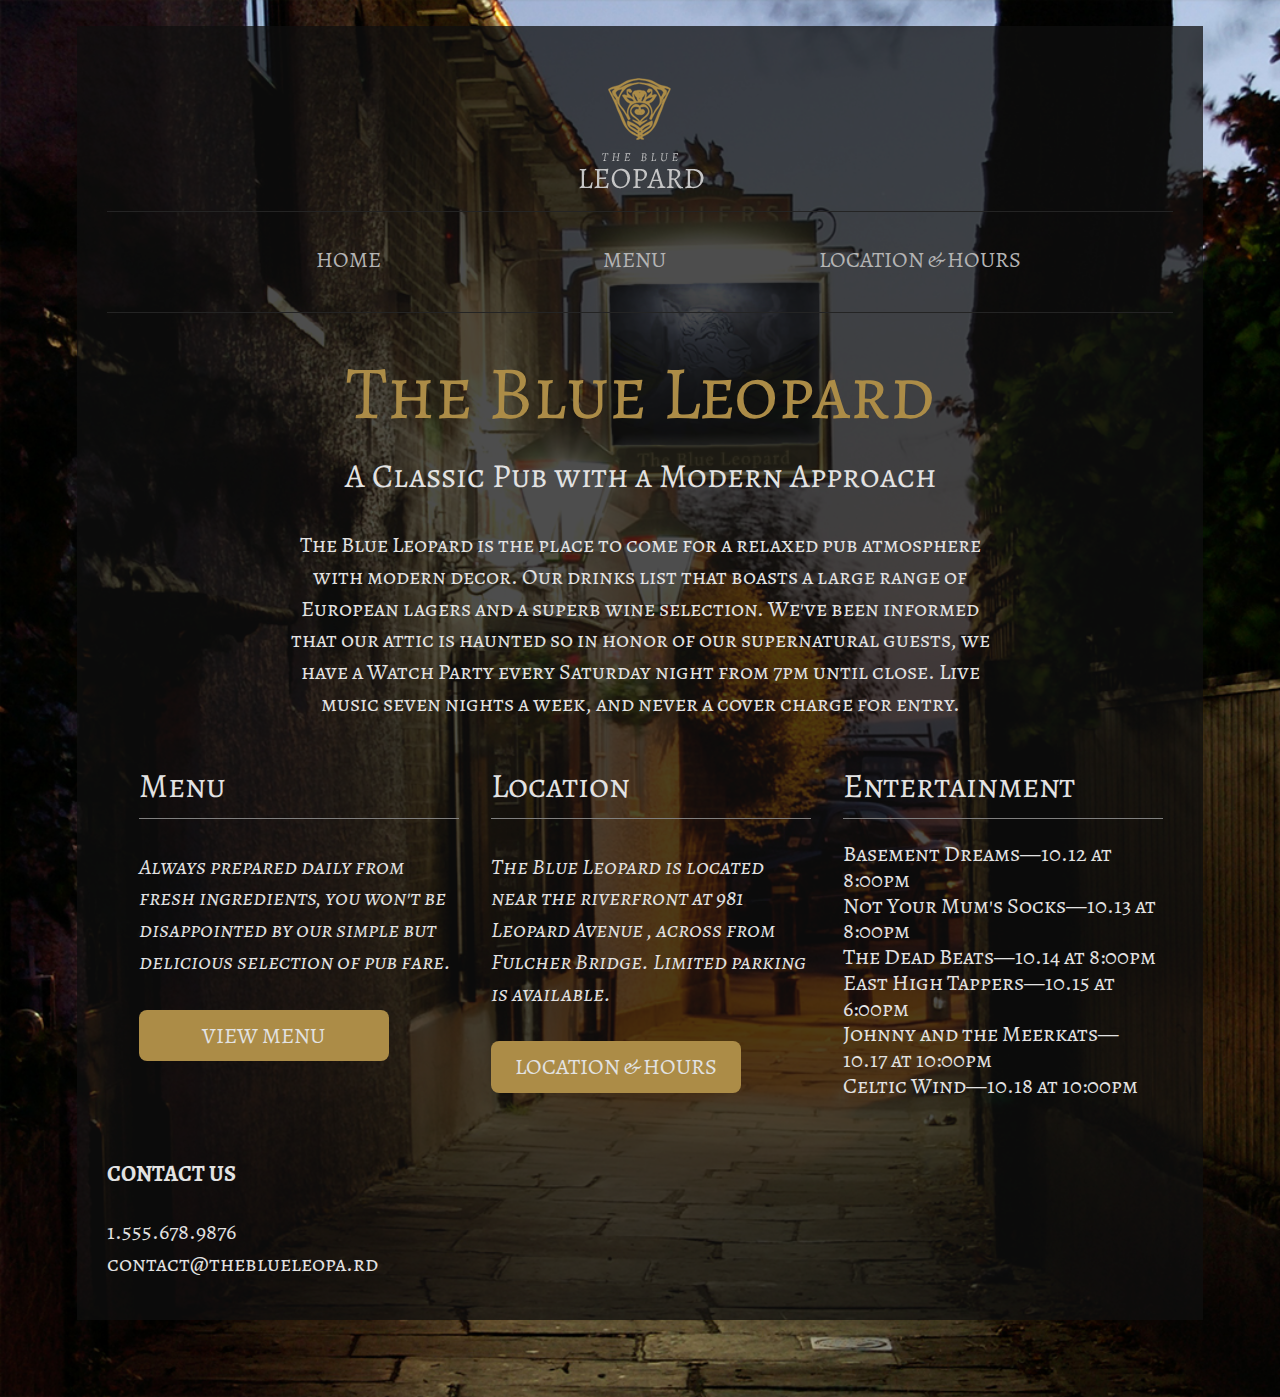
<file: 07_begin/index.html>
<!DOCTYPE html>
<html lang="en">
  <head>
    <meta charset="UTF-8" />
    <title>The Blue Leopard Pub: Home</title>
    <link
      href="https://fonts.googleapis.com/css?family=Alegreya+SC&display=swap"
      rel="stylesheet"
    />
    <link href="styles/normalize.css" rel="stylesheet" />
    <link href="styles/main.css" rel="stylesheet" />
  </head>
  <body>
    <div class="container">
      <header>
        <a href="index.html" class="logo">
          <img src="images/logo.png" title="Blue Leopard Logo" />
        </a>
        <nav class="main-navigation">
          <ul>
            <li><a href="index.html">Home</a></li>
            <li><a href="menu.html">Menu</a></li>
            <li><a href="location.html">Location &amp; Hours</a></li>
          </ul>
        </nav>
      </header>

      <div class="landing">
        <h1>The Blue Leopard</h1>
        <h2>A Classic Pub with a Modern Approach</h2>
        <p>
          The Blue Leopard is the place to come for a relaxed pub atmosphere
          with modern decor. Our drinks list that boasts a large range of
          European lagers and a superb wine selection. We've been informed that
          our attic is haunted so in honor of our supernatural guests, we have a
          Watch Party every Saturday night from 7pm until close. Live music
          seven nights a week, and never a cover charge for entry.
        </p>
      </div>

      <div class="featured-info">
        <h3>Menu</h3>
        <p>
          Always prepared daily from fresh ingredients, you won't be
          disappointed by our simple but delicious selection of pub fare.
        </p>

        <p class="button"><a href="menu.html">View Menu</a></p>
      </div>

      <div class="featured-info">
        <h3>Location</h3>
        <p>
          The Blue Leopard is located near the riverfront at 981 Leopard Avenue
          , across from Fulcher Bridge. Limited parking is available.
        </p>

        <p class="button"><a href="location.html">Location &amp; Hours</a></p>
      </div>

      <div class="featured-info">
        <h3>Entertainment</h3>
        <ul>
          <li>Basement Dreams&mdash;10.12 at 8:00pm</li>
          <li>Not Your Mum's Socks&mdash;10.13 at 8:00pm</li>
          <li>The Dead Beats&mdash;10.14 at 8:00pm</li>
          <li>East High Tappers&mdash;10.15 at 6:00pm</li>
          <li>Johnny and the Meerkats&mdash;10.17 at 10:00pm</li>
          <li>Celtic Wind&mdash;10.18 at 10:00pm</li>
        </ul>
      </div>

      <footer>
        <h4>Contact Us</h4>

        <p>1.555.678.9876</p>
        <p>contact@theblueleopa.rd</p>
      </footer>
    </div>
  </body>
</html>
</file>
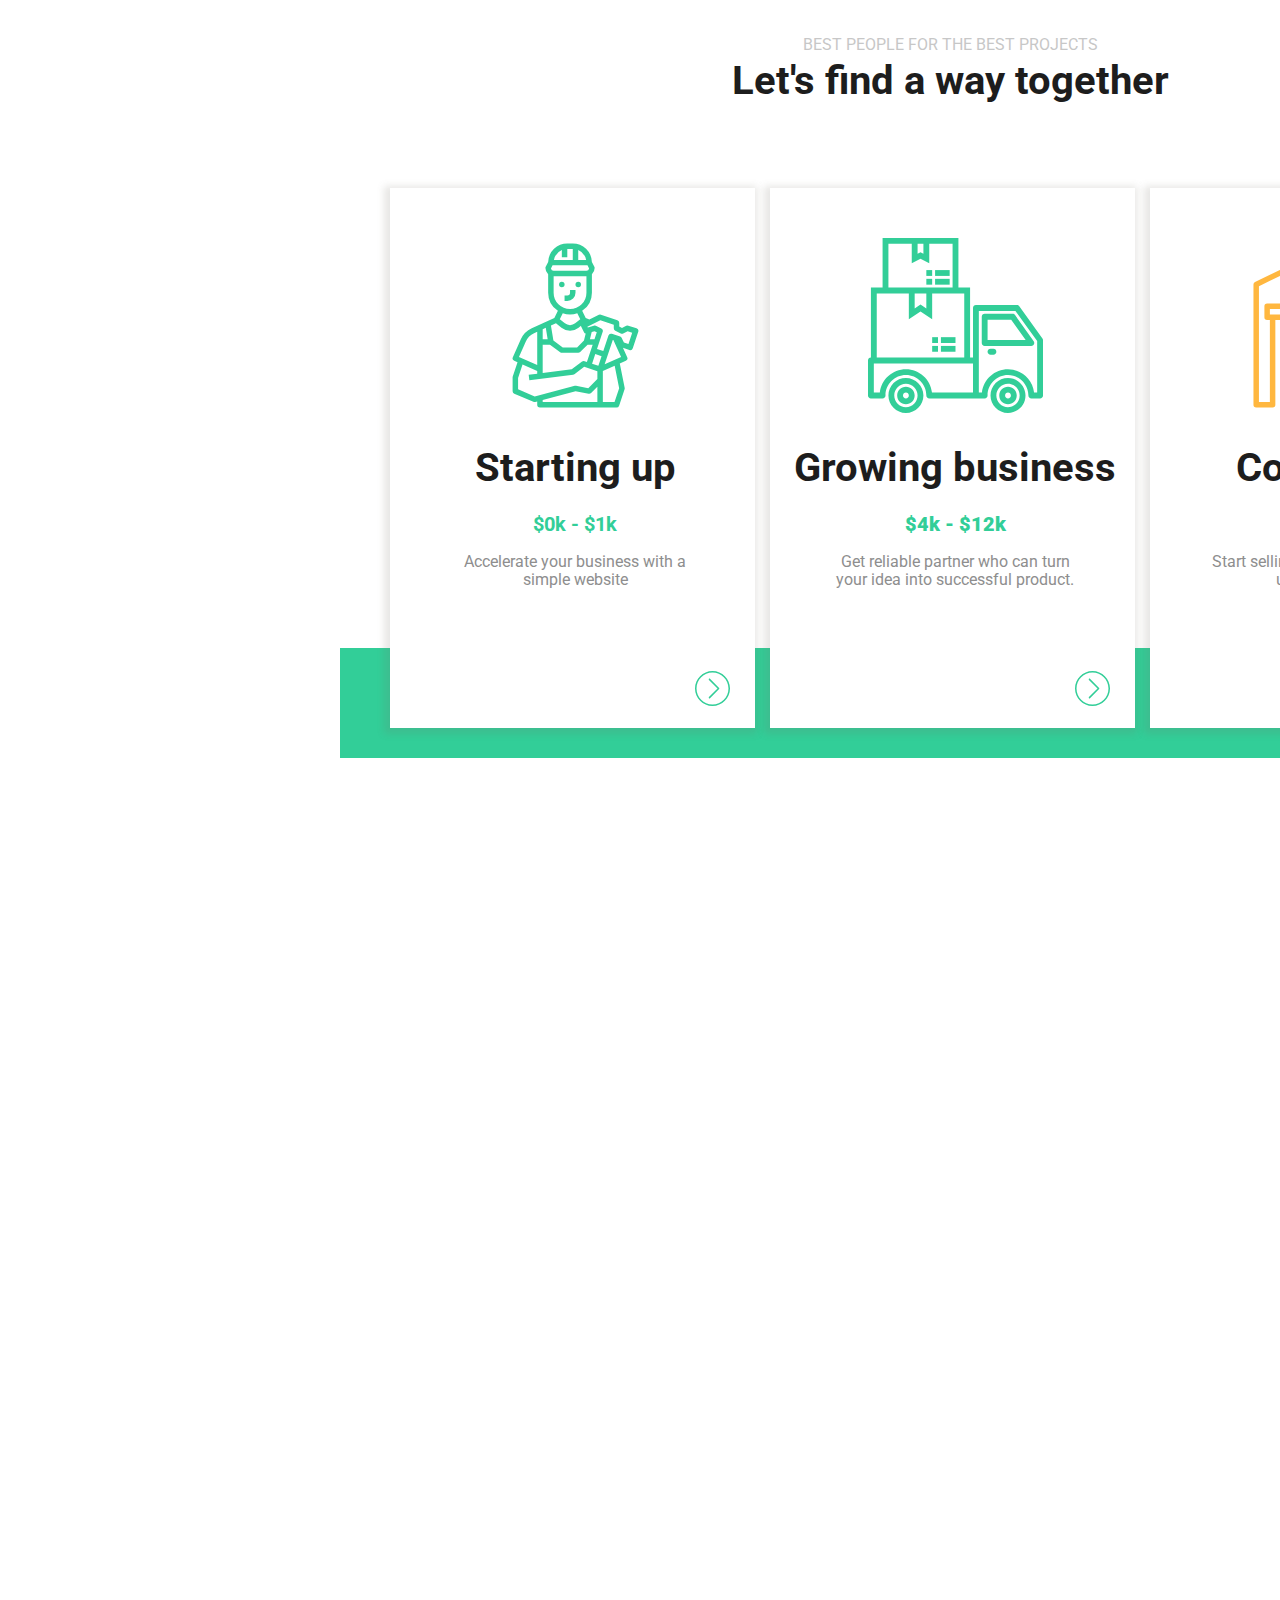
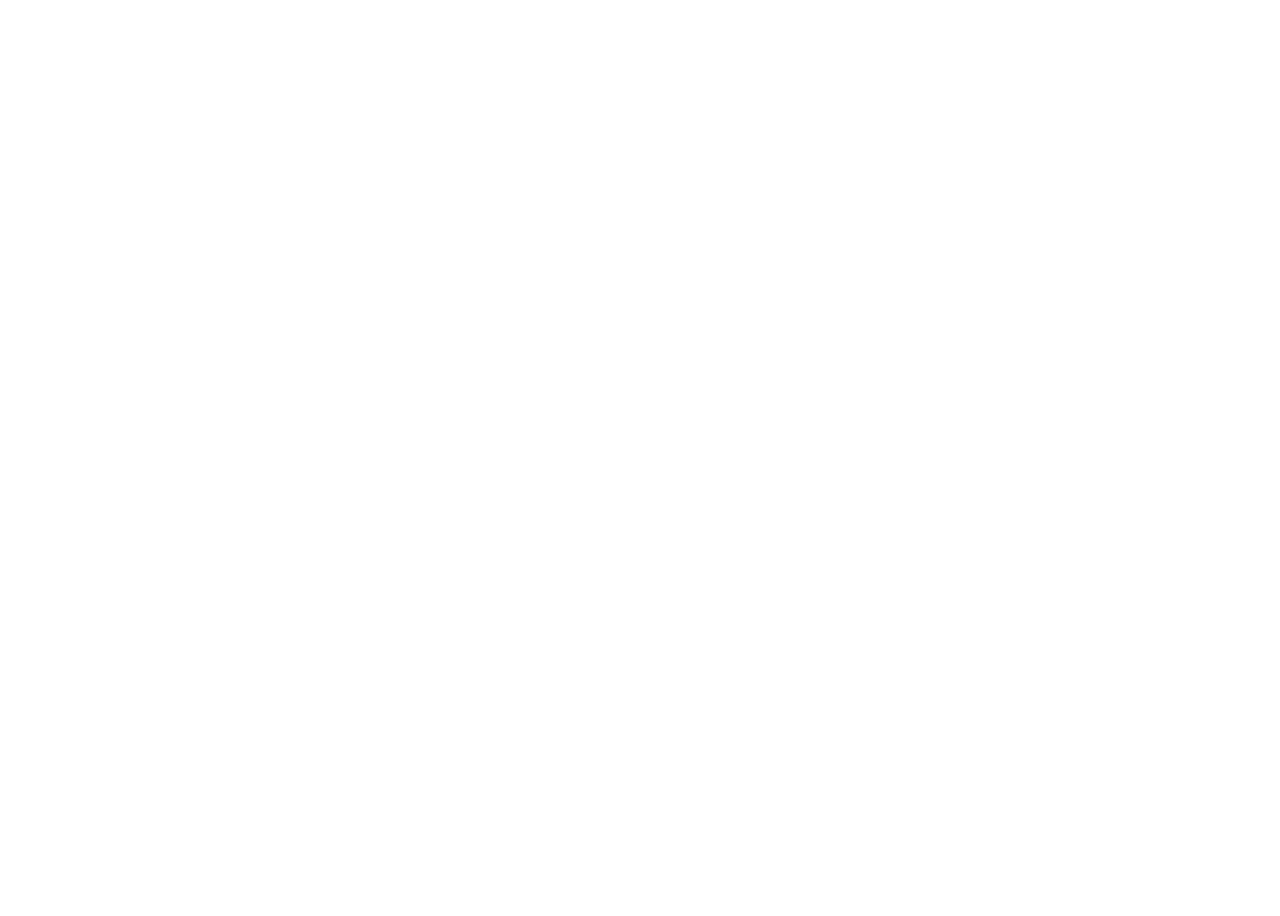
<file: BestPeople/index.html>
<!DOCTYPE html>
<html lang="en">
  <head>
    <meta charset="UTF-8" />
    <title>Best People</title>
    <link href="https://fonts.googleapis.com/css2?family=Roboto&display=swap" rel="stylesheet">
    <link href="styles/normalize.css" rel="stylesheet" />
    <link href="styles/main.css" rel="stylesheet" />
  </head>
  <body>
    <div class="container">
      
      <p class="first-parag">BEST PEOPLE FOR THE BEST PROJECTS</p>
      <h1>Let's find a way together</h1>

      <div class="content">
        <div class="box-wrapper">
          <div class="box">
            <div class="worker">
              <img src="images/construction.svg" class="img" />
              <h1 class="text-box">Starting up</h1>
              <h2>$0k - $1k</h2>
              <p>
                Accelerate your business with a <br />
                simple website
              </p> 
              <img src="images/right-arrow-green.svg" class="green-arrow" />
            </div>
          </div>
          <div class="box">
            <div class="transportation">
              <img src="images/transportation.svg" class="img" />
              <h1 class="text-box">Growing business</h1>
              <h2><b>$4k - $12k</b></h2>
              <p>
                Get reliable partner who can turn<br>your idea into successful product.
              </p>
              <img src="images/right-arrow-green.svg" class="green-arrow" />
            </div>
          </div>
          

          <div class="box">
            <div class="warehouse">
              <img src="images/warehouse (1).svg" class="img" />
              <h1 class="text-box">Commerce</h1>
              <h2>$2k - $6k</h2>
              <p>
                Start selling online with an easy-to-<br>use e-commerce.
              </p>
              <img src="images/right-arrow.svg" class="green-arrow" />
            </div>
        </div>
      </div>
      <div class="bottom-site"></div>
    </div>
  </body>
</html>
</file>
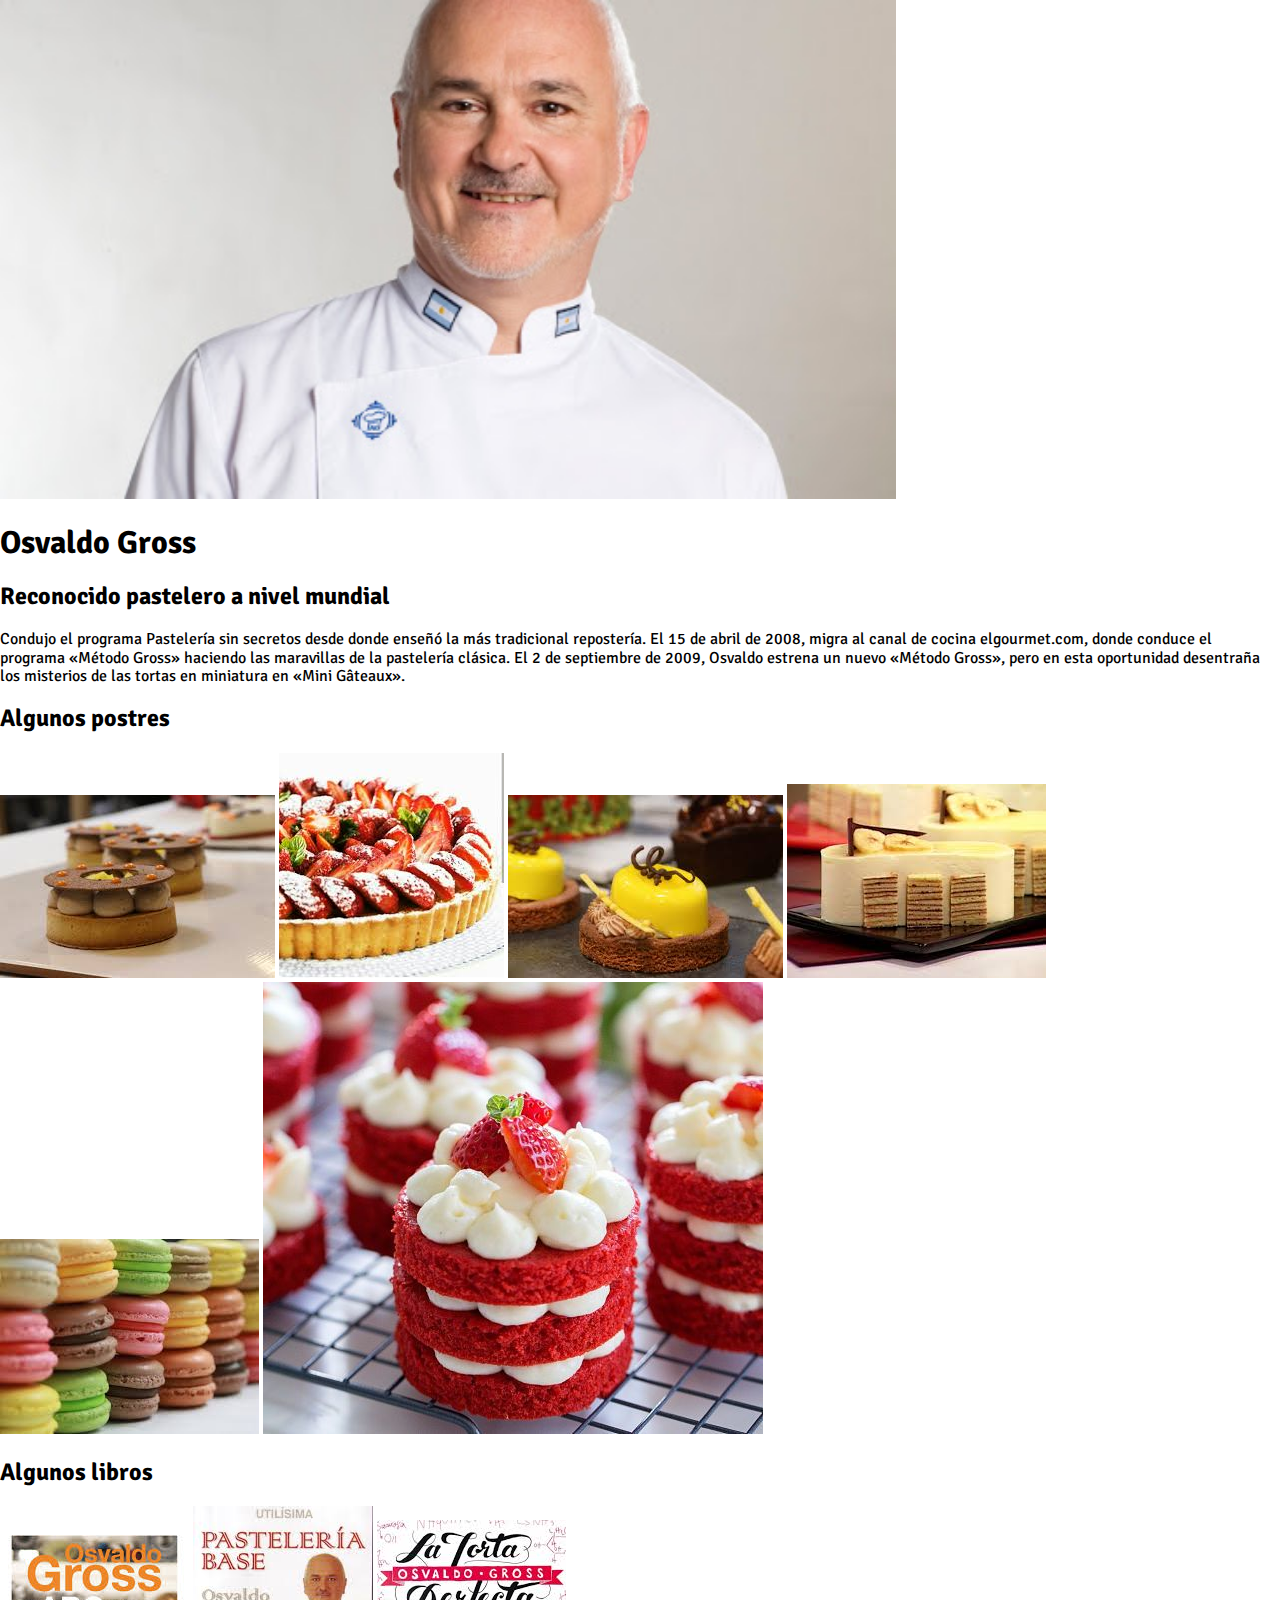
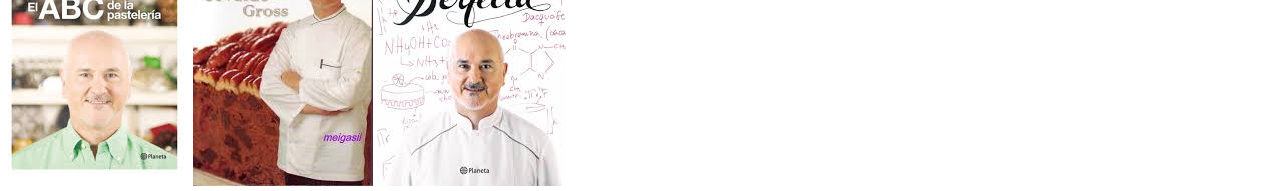
<file: OsvaldoGross/index.html>
<!DOCTYPE html>

<html lang="en">
  <head>
    <meta charset="UTF-8" />
    <title>Tribute Page</title>
    <link
      href="https://fonts.googleapis.com/css?family=Signika&display=swap"
      rel="stylesheet"
    />
    <link href="styles/normalize.css" rel="stylesheet" />
    <link href="styles/main.css" rel="stylesheet" />
  </head>
  <body>
    <header>
      <img src="images/OsvaldoGross1.jpg" class="main-photo" />
      <div>
        <h1>Osvaldo Gross</h1>
        <h2>
          Reconocido pastelero a nivel mundial
        </h2>
        <p>
          Condujo el programa Pastelería sin secretos desde donde enseñó la más
          tradicional repostería. El 15 de abril de 2008, migra al canal de
          cocina elgourmet.com, donde conduce el programa «Método Gross»
          haciendo las maravillas de la pastelería clásica. El 2 de septiembre
          de 2009, Osvaldo estrena un nuevo «Método Gross», pero en esta
          oportunidad desentraña los misterios de las tortas en miniatura en
          «Mini Gâteaux».
        </p>
      </div>
    </header>
    <div class="gallery">
      <h2>Algunos postres</h2>
      <img src="images/PostreChocolate.jpg" title="Postre Chocolate" />
      <img src="images/PostreFresas.jpg" title="Postre Fresas" />
      <img src="images/postreLimon.jpg" title="Postre Limon" />
      <img src="images/Banana.jpg" title="Banana Cake" />
      <img src="images/Macarons.jpg" title="Macarons" />
      <img src="images/mini-gateaux-red-velvet_opt.jpg" title="Mini Gateaux" />
    </div>
    <div class="gallery">
      <h2>Algunos libros</h2>
      <img src="images/LibroABC.jpg" title="Libro ABC" />
      <img src="images/Pasteleria.jpg" title="Pasteleria" />
      <img src="images/LaTorta.jpg" title="La Torta" />
    </div>
  </body>
</html>
</file>
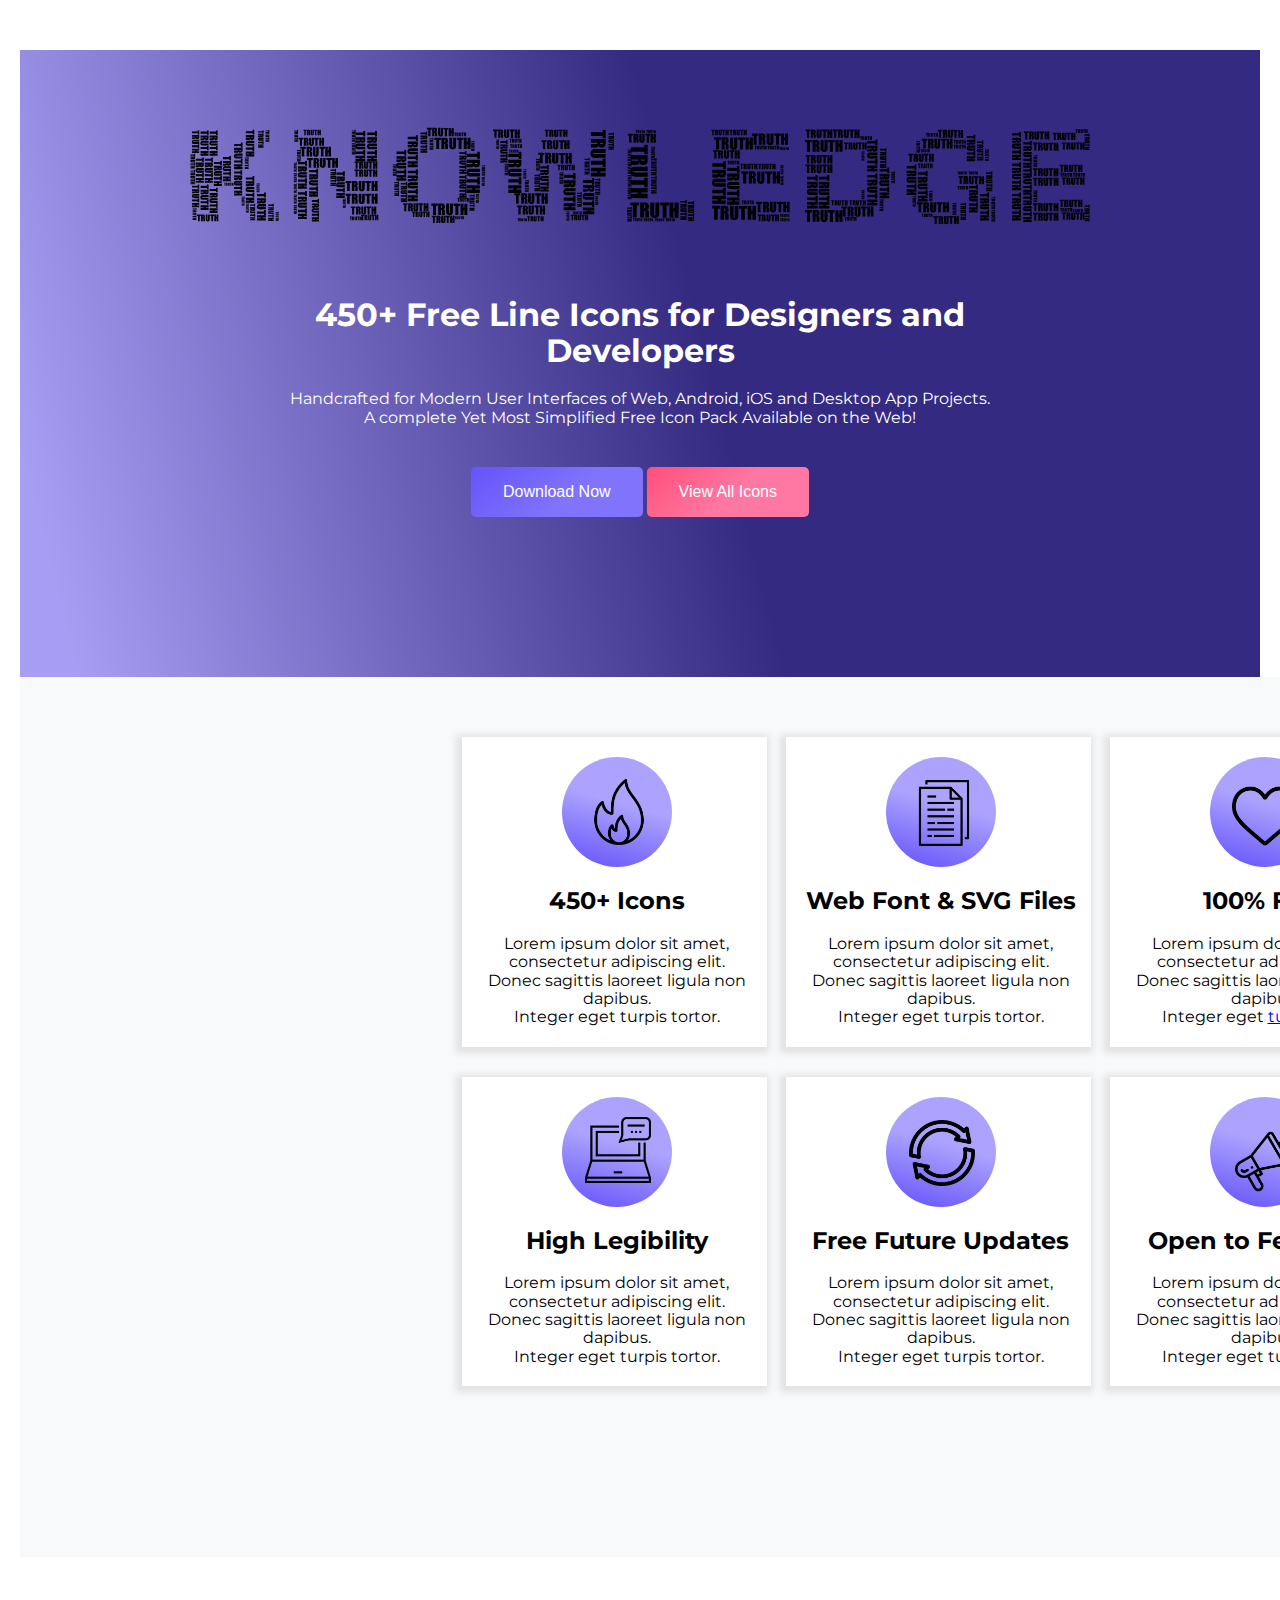
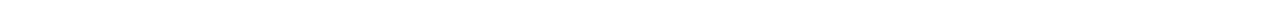
<file: Project1B/index.html>
<!DOCTYPE html>
<html lang="en">
  <head>
    <meta charset="UTF-8" />
    <link
      href="https://fonts.googleapis.com/css?family=Montserrat&display=swap"
      rel="stylesheet"
    />
    <link href="styles/normalize.css" rel="stylesheet" />
    <link href="styles/main.css" rel="stylesheet" />
  </head>
  <body>
    <div class="hero">
      <div class="art-content">
        <a href="index.html" class="logo"
          ><img
            src="images/Knowledge-And-Truth-Black.svg"
            title="Knowledge"
            class="knowledge"
        /></a>
        <h1>450+ Free Line Icons for Designers and Developers</h1>
        <p>
          Handcrafted for Modern User Interfaces of Web, Android, iOS and
          Desktop App Projects.</br> A complete Yet Most Simplified Free Icon Pack
          Available on the Web!
        </p>
      <div class="buttons"> 
        <a href="#" class="button-blue">Download Now</a>
        <a href="#" class="button-pink">View All Icons</a>
      </div>
      </div>
    </div>

    <div class="content">
      <div class="box-wrapper">
        <div class="box">
          <div class="box-fire">
            <div class="circle">
              <img src="images/fire.png" class="icon-fire" />
            </div>
            <h2>
              450+ Icons
            </h2>
            <p>
              Lorem ipsum dolor sit amet, consectetur adipiscing elit.</br> Donec
              sagittis laoreet ligula non dapibus. </br>Integer eget turpis tortor.
            </p>
          </div>
        </div>

        <div class="box">
          <div class="box-doc">
            <div class="circle">
              <img src="images/document.png" class="icon-doc" />
            </div>
            <h2>
              Web Font & SVG Files
            </h2>
            <p>
              Lorem ipsum dolor sit amet, consectetur adipiscing elit.</br> Donec
              sagittis laoreet ligula non dapibus. </br>Integer eget turpis tortor.
            </p>
          </div>
        </div>

        <div class="box">
          <div class="box-heart">
            <div class="circle">
              <img src="images/heart.png" class="icon-heart" />
            </div>
            <h2>
              100% Free
            </h2>
            <p>
              Lorem ipsum dolor sit amet, consectetur adipiscing elit.</br> Donec
              sagittis laoreet ligula non dapibus. </br>Integer eget <a href="#">turpis tortor.</a>
            </p>
          </div>
        </div>

        <div class="box">
          <div class="box-laptop">
            <div class="circle">
              <img src="images/laptop.png" class="icon-laptop" />
            </div>
            <h2>
              High Legibility
            </h2>
            <p>
              Lorem ipsum dolor sit amet, consectetur adipiscing elit.</br> Donec
              sagittis laoreet ligula non dapibus. </br>Integer eget turpis tortor.
            </p>
          </div>
        </div>

        <div class="box">
          <div class="box-refresh">
            <div class="circle">
              <img src="images/refresh.png" class="icon-refresh" />
            </div>
            <h2>
              Free Future Updates
            </h2>
            <p>
              Lorem ipsum dolor sit amet, consectetur adipiscing elit.</br> Donec
              sagittis laoreet ligula non dapibus. </br>Integer eget turpis tortor.
            </p>
          </div>
        </div>

        <div class="box">
          <div class="box-speaker">
            <div class="circle">
              <img src="images/speaker.png" class="icon-speaker" />
            </div>
            <h2>
              Open to Feedback
            </h2>
            <p>
              Lorem ipsum dolor sit amet, consectetur adipiscing elit.</br> Donec
              sagittis laoreet ligula non dapibus. </br>Integer eget turpis tortor.
            </p>
          </div>
        </div>
      </div>

    </div>
  </body>
</html>
</file>
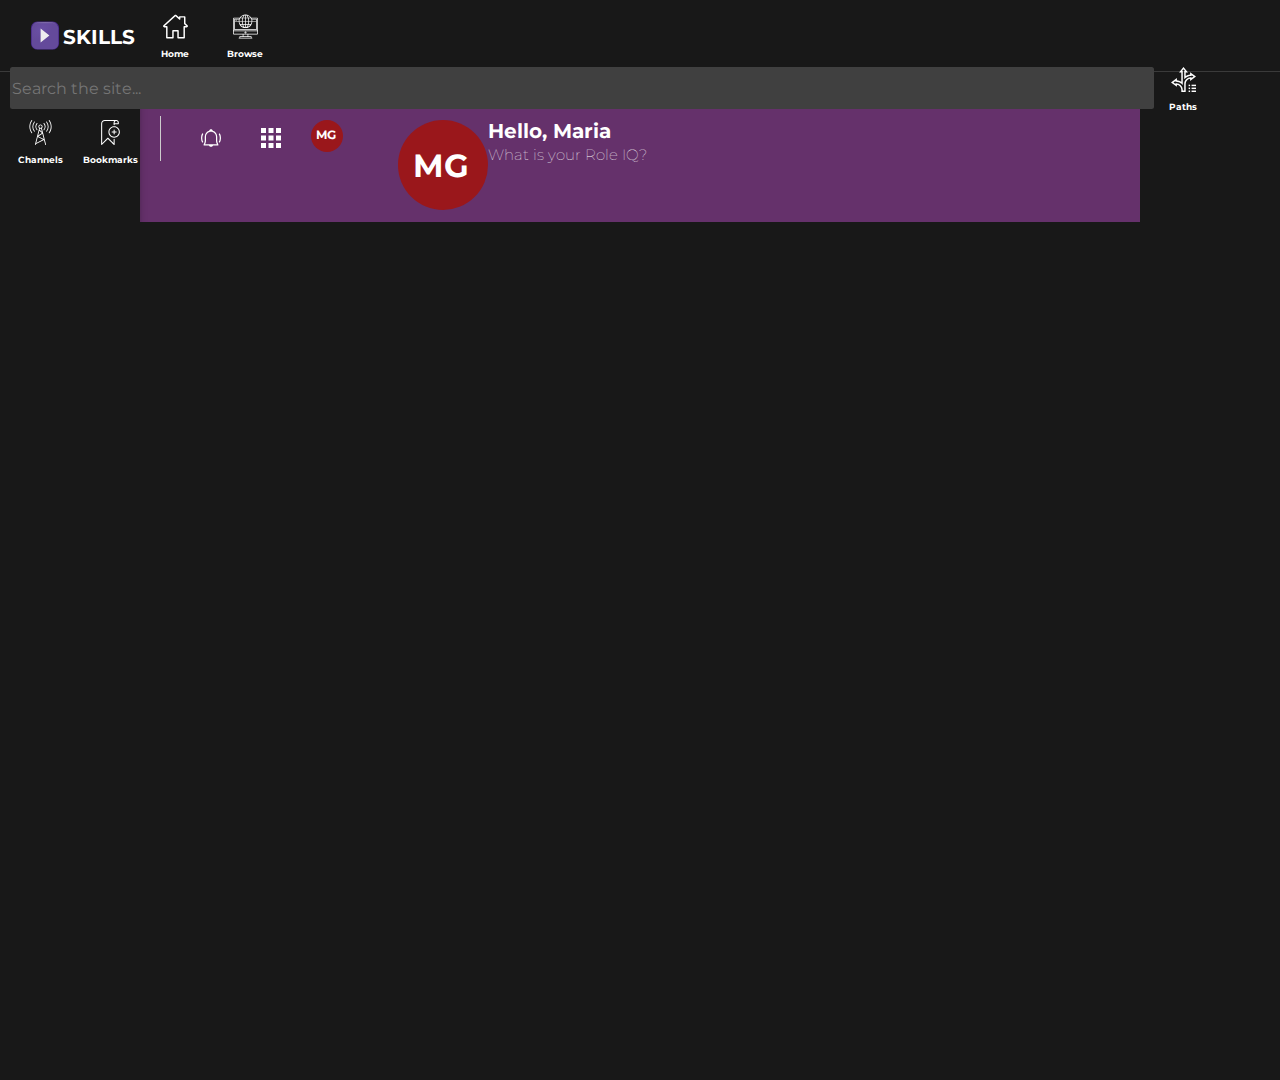
<file: ProjectPluralSight/index.html>
<!DOCTYPE html>
<html lang="en">
  <head>
    <meta charset="UTF-8" />
    <title>Plural Play</title>
    <link
      href="https://fonts.googleapis.com/css?family=Montserrat&display=swap"
      rel="stylesheet"
    />
    <link href="styles/normalize.css" rel="stylesheet" />
    <link href="styles/main.css" rel="stylesheet" />
  </head>
  <body>
    <div class="container">
      <header>
        <nav class="main-navigation">
          <div class="logo-nav">
            <a href="index.html" class="logo">
              <img src="images/Logo.svg" title="PluralPlay" />
              <span>SKILLS</span>
            </a>
          </div>

          <div class="home icon">
            <a href="#">
              <img src="images/home.svg" />
              <span>Home</span>
            </a>
          </div>

          <div class="browse icon">
            <a href="#">
              <img src="images/function.svg" />
              <span>Browse</span>
            </a>
          </div>

          <div class="search-box">
            <input
              class="search-bar"
              type="text"
              id="mySearch"
              name="q"
              placeholder="Search the site..."
            />
          </div>

          <div class="paths icon">
            <a href="#">
              <img src="images/paths.svg" />
              <span>Paths</span>
            </a>
          </div>

          <div class="antenna icon">
            <a href="#">
              <img src="images/antenna.svg" />
              <span>Channels</span>
            </a>
          </div>

          <div class="bookmark icon">
            <a href="#">
              <img src="images/bookmark.svg" />
              <span>Bookmarks</span>
            </a>
          </div>

          <span class="vertical-line"></span>

          <div class="notification icon">
            <a href="#">
              <img src="images/notification (1).svg" class="notification" />
            </a>
          </div>

          <div class="grid icon">
            <a href="#">
              <img src="images/grid.svg" class="grid" />
            </a>
          </div>

          <div class="circle-login">
            <p>MG</p>
          </div>
        </nav>

        <div class="hero">
          <div class="circle-hero">
            <p>MG</p>
          </div>
          <h1>Hello, Maria</h1>
          <h2>What is your Role IQ?</h2>
        </div>
      </header>
    </div>
    <footer></footer>
  </body>
</html>
</file>
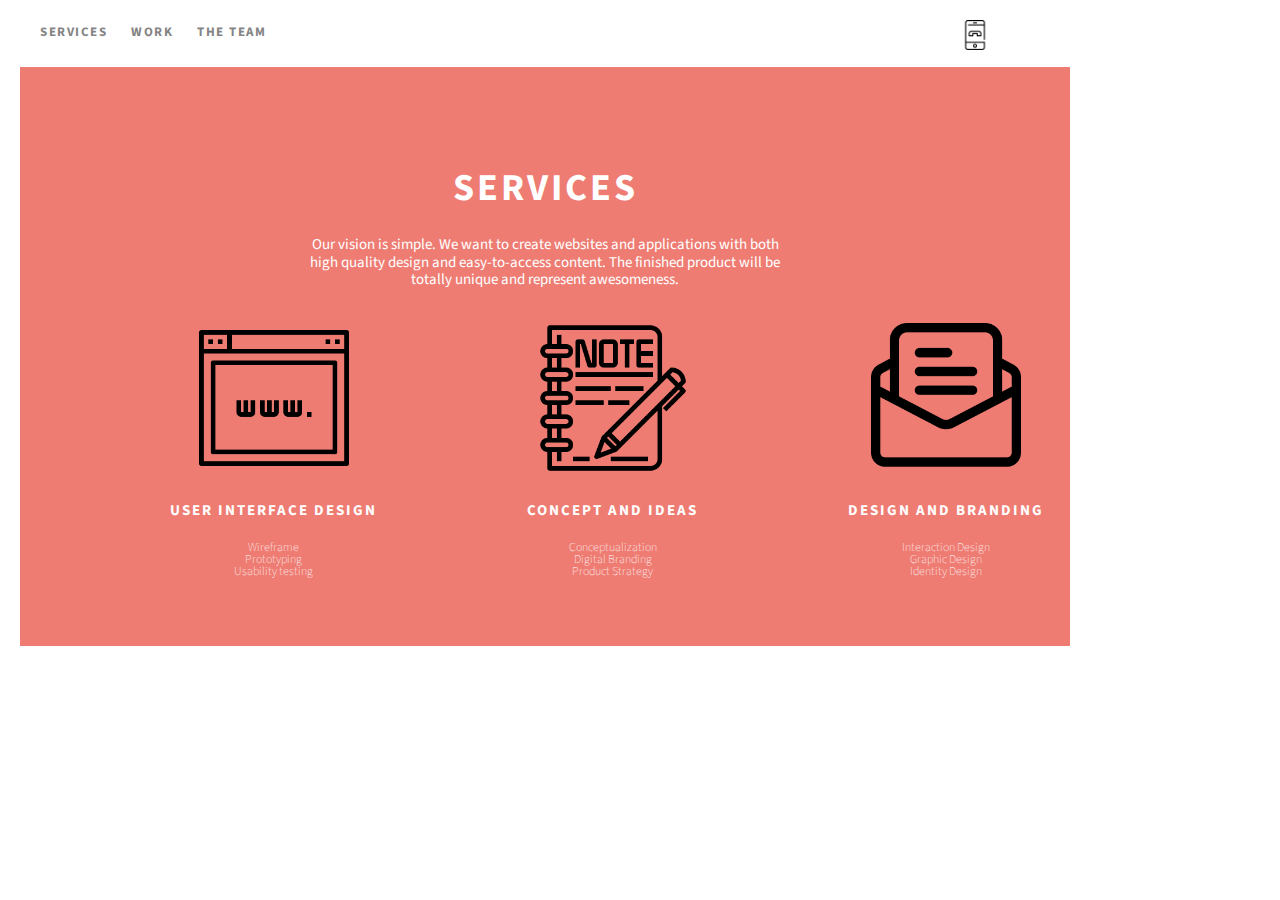
<file: ProjectService/index.html>
<!DOCTYPE html>
<html lang="en">
  <head>
    <meta charset="UTF-8" />
    <title>Service Page</title>
    <link href="styles/normalize.css" rel="stylesheet" />
    <link href="styles/main.css" rel="stylesheet" />
    <link
      href="https://fonts.googleapis.com/css?family=Source+Sans+Pro&display=swap"
      rel="stylesheet"
    />
  </head>
  <body>
    <div class="container">
      <header>
        <nav class="main-navigation">
          <a href="http://example.com/">Services</a>
          <a href="http://example.com/">Work</a>
          <a href="http://example.com/">The Team</a>
          <a href="http://example.com/"
            ><img src="images/cellphone.png" class="icon-header"
          /></a>
        </nav>
      </header>
      <div class="main-content">
        <div>
          <h1>
            Services
          </h1>
          <p>
            Our vision is simple. We want to create websites and applications
            with both<br />
            high quality design and easy-to-access content. The finished product
            will be <br />totally unique and represent awesomeness.
          </p>
        </div>
        <div class="box-row">
          <div class="box">
            <img src="images/browser.png" class="icon" />
            <h2>
              User interface design
            </h2>
            <ul>
              <li><a href="http://example.com/">Wireframe</a></li>
              <li><a href="http://example.com/">Prototyping</a></li>
              <li><a href="http://example.com/">Usability testing</a></li>
            </ul>
          </div>

          <div class="box">
            <img src="images/note.png" class="icon" />
            <h2>
              Concept and Ideas
            </h2>
            <ul>
              <li><a href="http://example.com/">Conceptualization</a></li>
              <li><a href="http://example.com/">Digital Branding</a></li>
              <li><a href="http://example.com/">Product Strategy</a></li>
            </ul>
          </div>

          <div class="box">
            <img src="images/open.png" class="icon" />
            <h2>
              Design and Branding
            </h2>
            <ul>
              <li><a href="http://example.com/">Interaction Design</a></li>
              <li><a href="http://example.com/">Graphic Design</a></li>
              <li><a href="http://example.com/">Identity Design</a></li>
            </ul>
          </div>
        </div>
      </div>
    </div>
  </body>
</html>
</file>
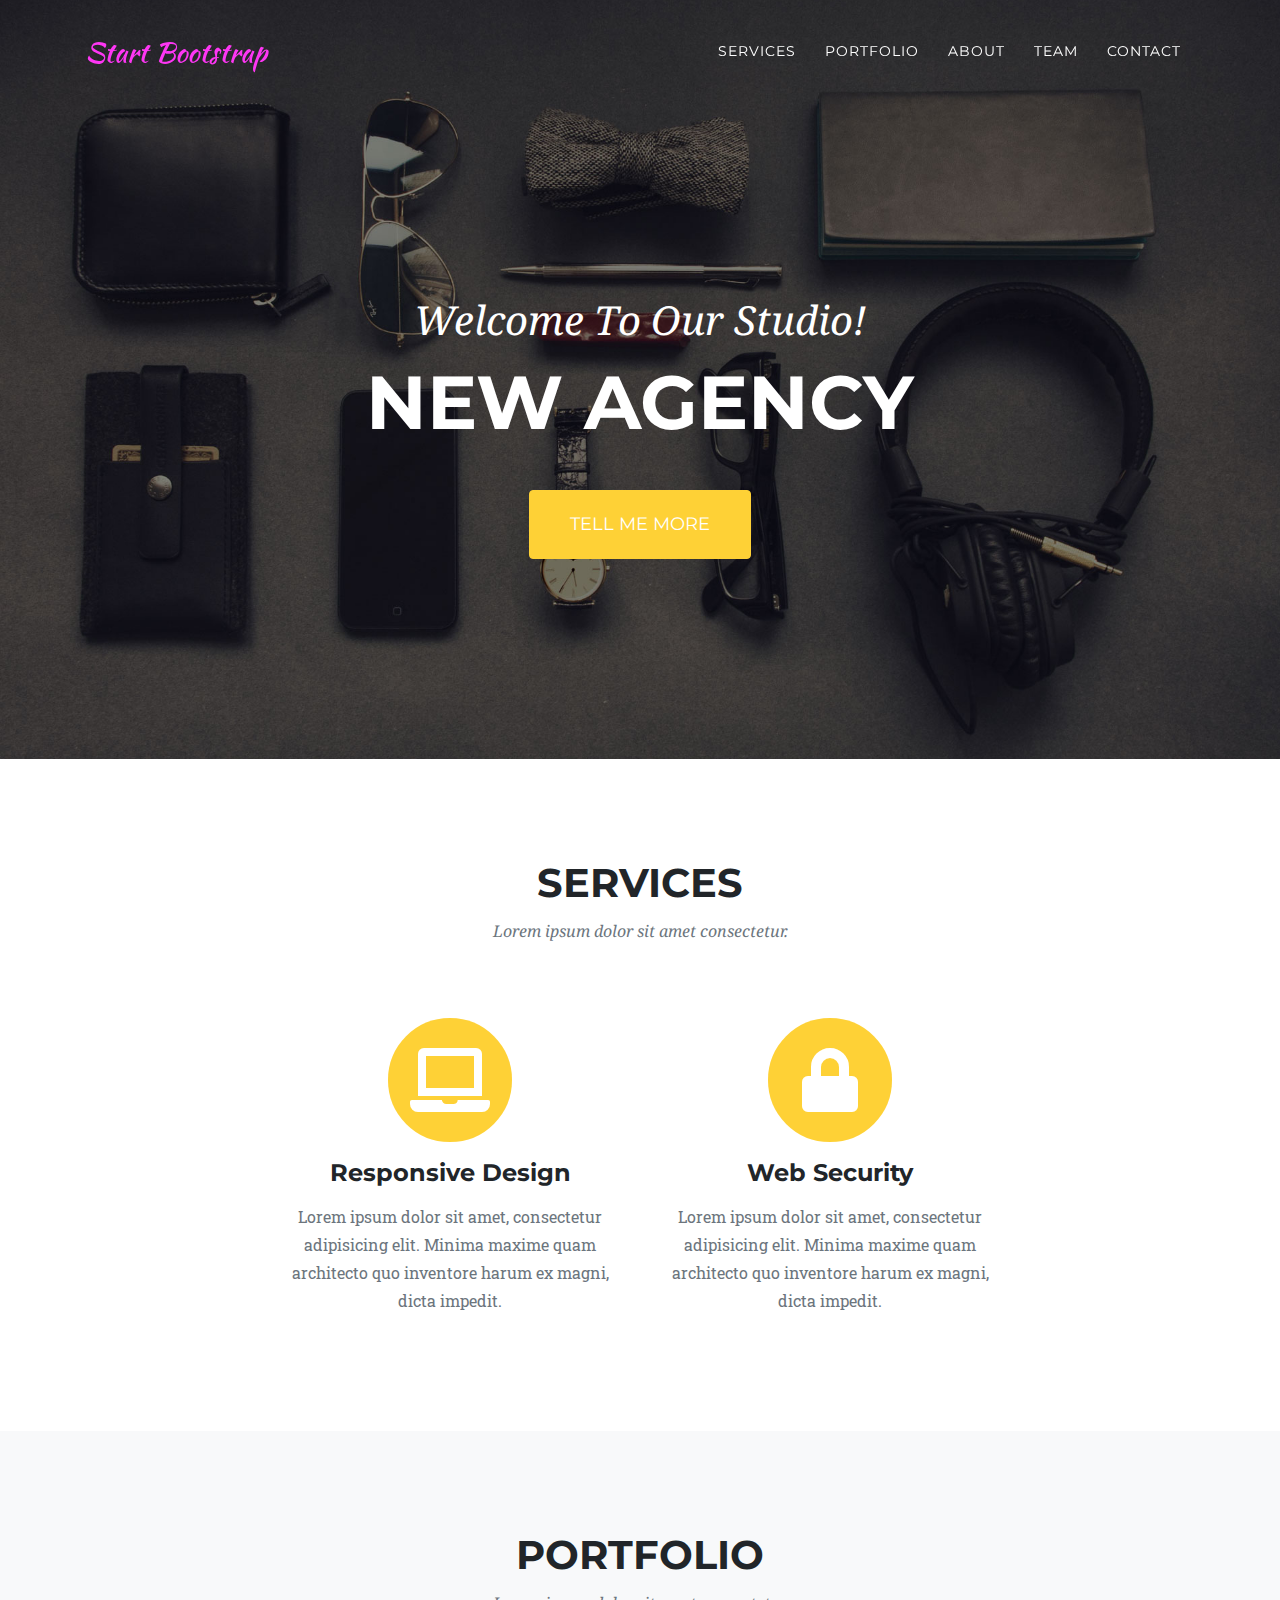
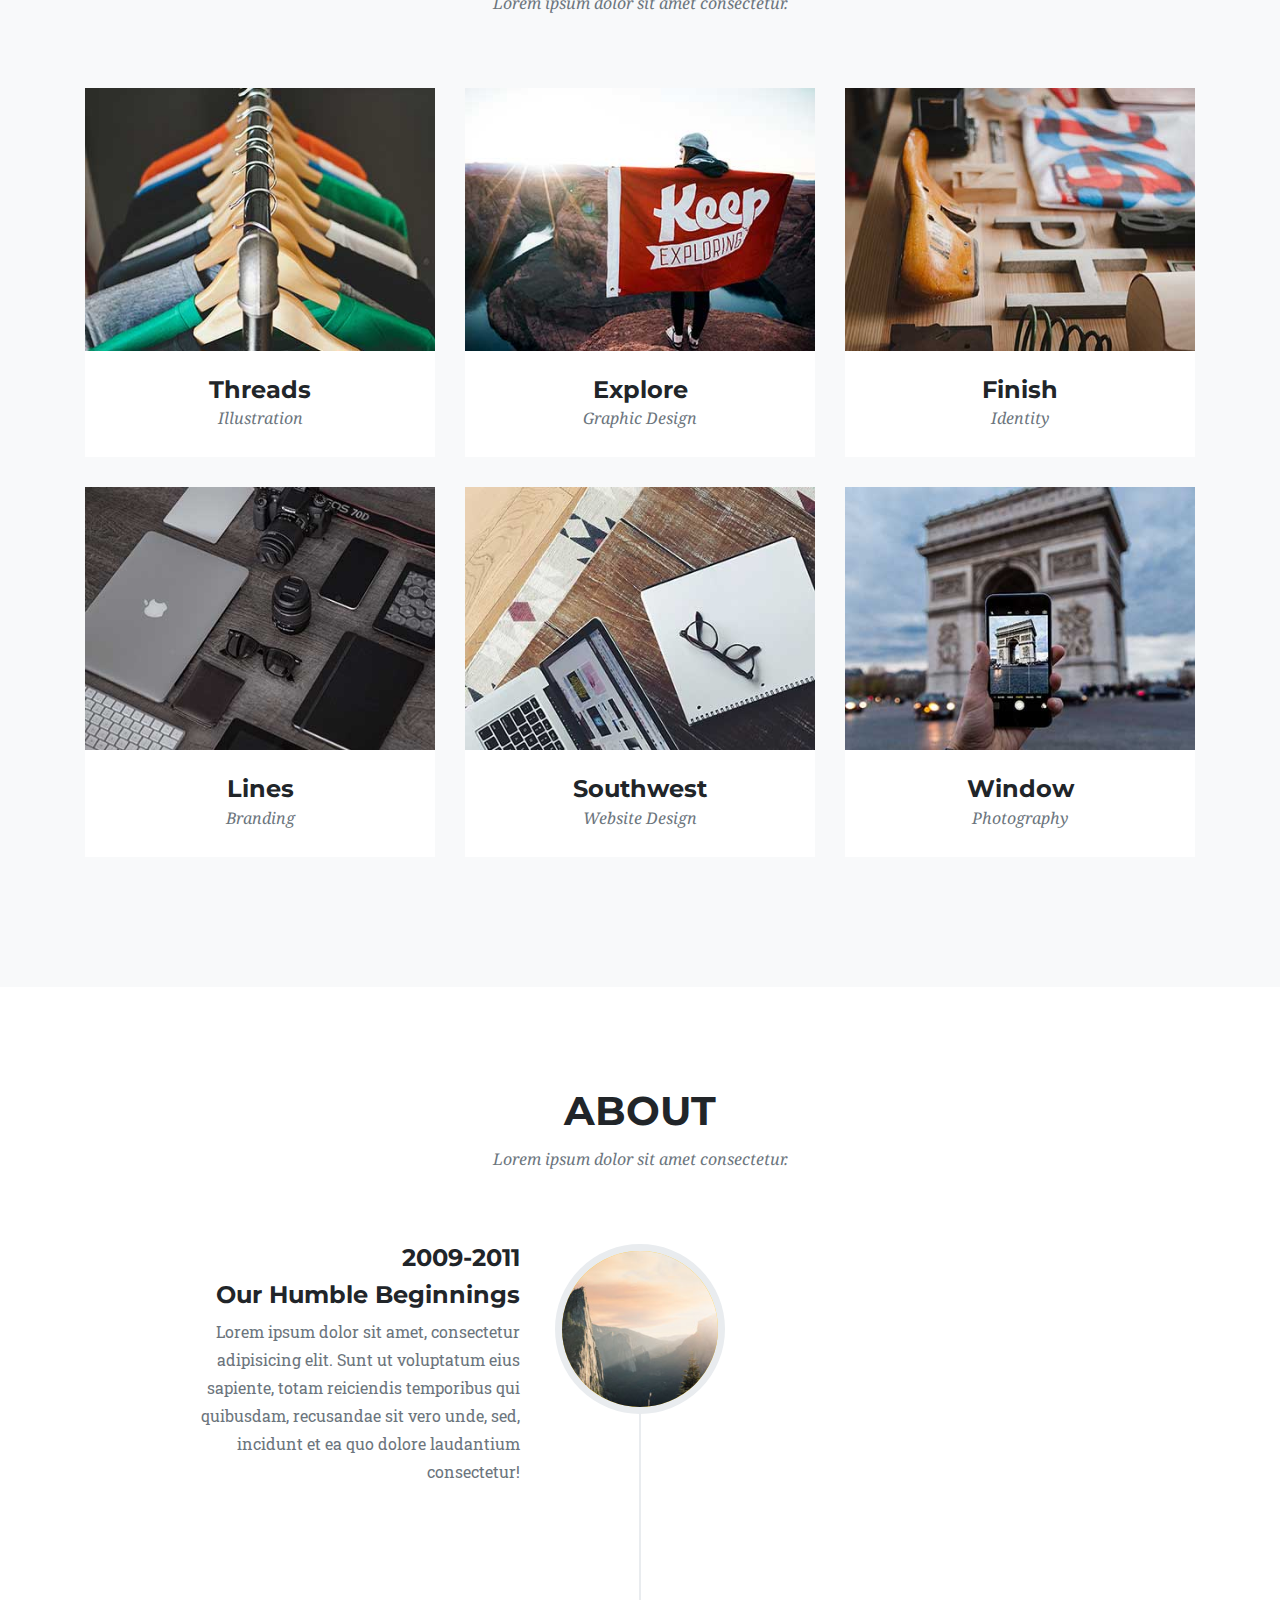
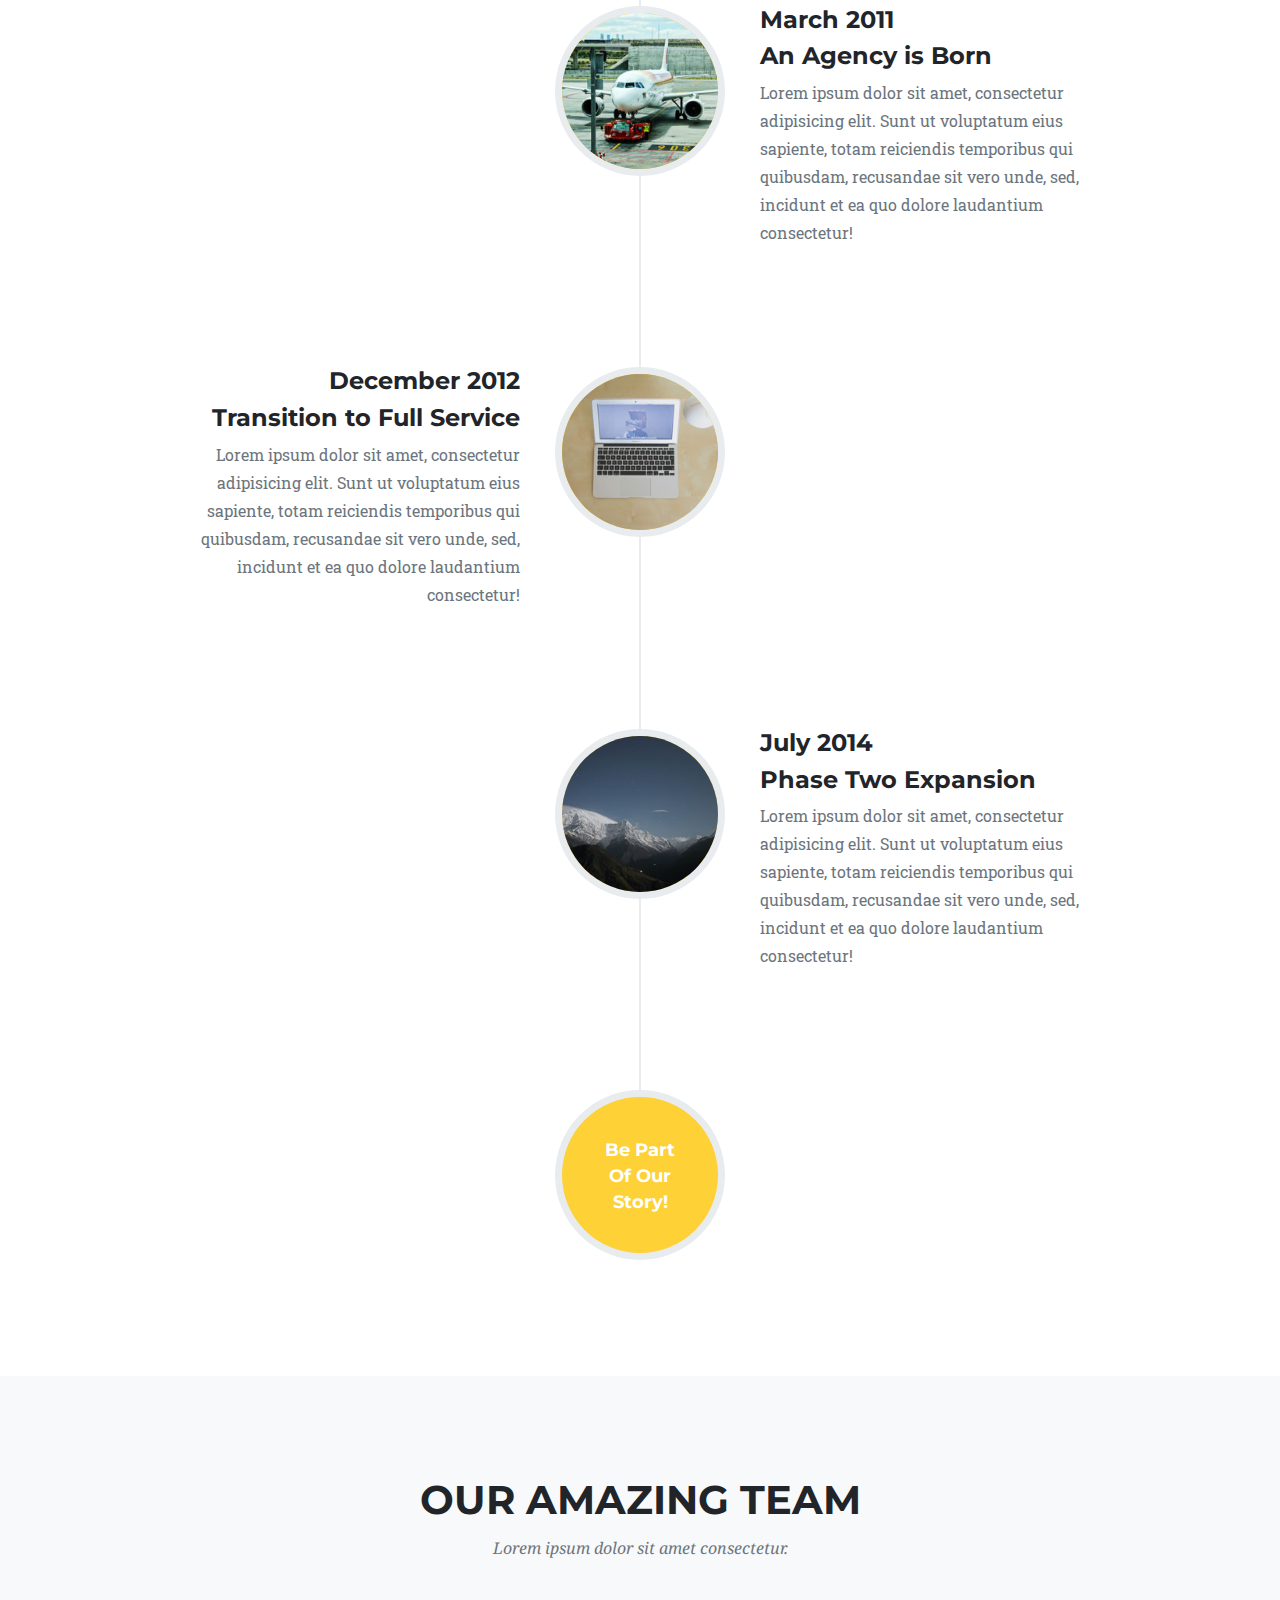
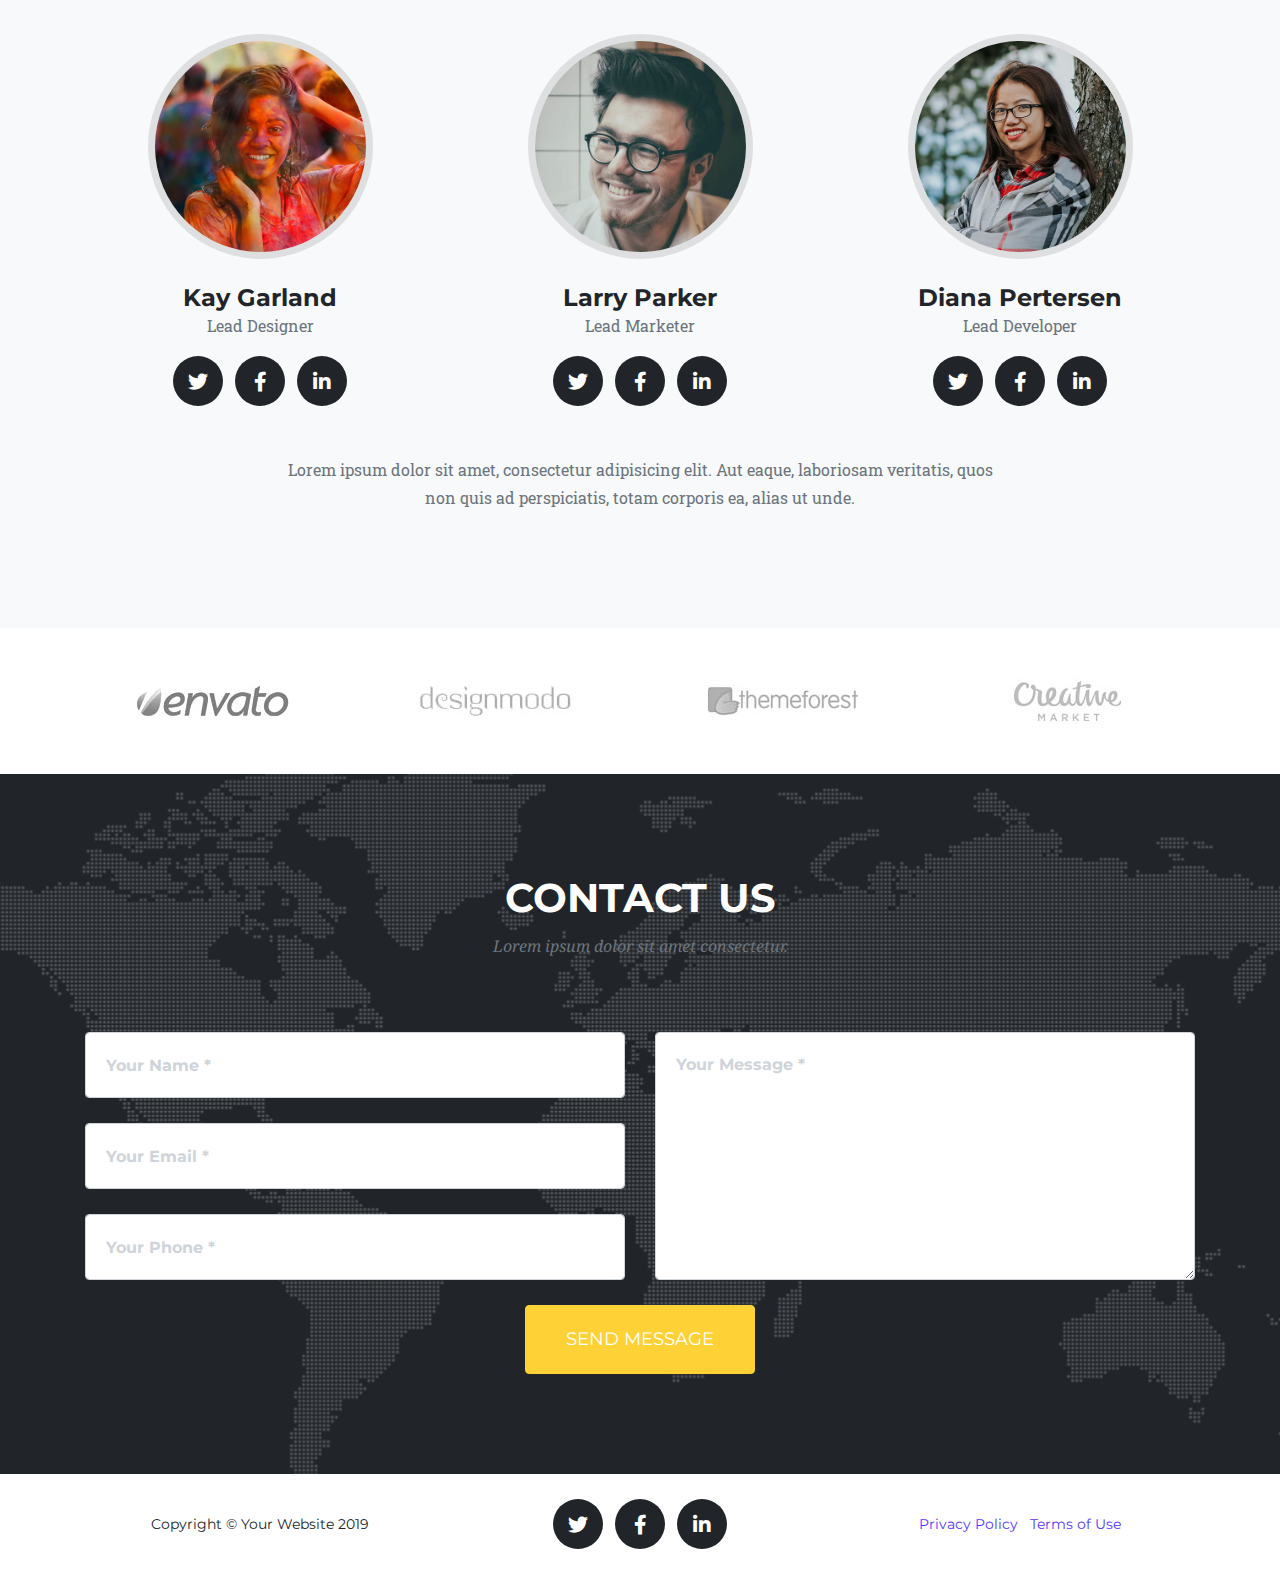
<file: CuttingProject/startbootstrap-agency/index.html>
<!DOCTYPE html>
<html lang="en">
  <head>
    <meta charset="utf-8" />
    <meta
      name="viewport"
      content="width=device-width, initial-scale=1, shrink-to-fit=no"
    />
    <meta name="description" content="" />
    <meta name="author" content="" />

    <title>Agency - Start Bootstrap Theme</title>

    <!-- Bootstrap core CSS -->
    <link href="vendor/bootstrap/css/bootstrap.min.css" rel="stylesheet" />

    <!-- Custom fonts for this template -->
    <link
      href="vendor/fontawesome-free/css/all.min.css"
      rel="stylesheet"
      type="text/css"
    />
    <link
      href="https://fonts.googleapis.com/css?family=Montserrat:400,700"
      rel="stylesheet"
      type="text/css"
    />
    <link
      href="https://fonts.googleapis.com/css?family=Kaushan+Script"
      rel="stylesheet"
      type="text/css"
    />
    <link
      href="https://fonts.googleapis.com/css?family=Droid+Serif:400,700,400italic,700italic"
      rel="stylesheet"
      type="text/css"
    />
    <link
      href="https://fonts.googleapis.com/css?family=Roboto+Slab:400,100,300,700"
      rel="stylesheet"
      type="text/css"
    />

    <!-- Custom styles for this template -->
    <link href="css/agency.css" rel="stylesheet" />
  </head>

  <body id="page-top">
    <!-- Navigation -->
    <nav class="navbar navbar-expand-lg navbar-dark fixed-top" id="mainNav">
      <div class="container">
        <a class="navbar-brand js-scroll-trigger" href="#page-top"
          >Start Bootstrap</a
        >
        <button
          class="navbar-toggler navbar-toggler-right"
          type="button"
          data-toggle="collapse"
          data-target="#navbarResponsive"
          aria-controls="navbarResponsive"
          aria-expanded="false"
          aria-label="Toggle navigation"
        >
          Menuses
          <i class="fas fa-bars"></i>
        </button>
        <div class="collapse navbar-collapse" id="navbarResponsive">
          <ul class="navbar-nav text-uppercase ml-auto">
            <li class="nav-item">
              <a class="nav-link js-scroll-trigger" href="#services"
                >Services</a
              >
            </li>
            <li class="nav-item">
              <a class="nav-link js-scroll-trigger" href="#portfolio"
                >Portfolio</a
              >
            </li>
            <li class="nav-item">
              <a class="nav-link js-scroll-trigger" href="#about">About</a>
            </li>
            <li class="nav-item">
              <a class="nav-link js-scroll-trigger" href="#team">Team</a>
            </li>
            <li class="nav-item">
              <a class="nav-link js-scroll-trigger" href="#contact">Contact</a>
            </li>
          </ul>
        </div>
      </div>
    </nav>

    <!-- Header -->
    <header class="masthead">
      <div class="container">
        <div class="intro-text">
          <div class="intro-lead-in">Welcome To Our Studio!</div>
          <div class="intro-heading text-uppercase">New Agency</div>
          <a
            class="btn btn-primary btn-xl text-uppercase js-scroll-trigger"
            href="#services"
            >Tell Me More</a
          >
        </div>
      </div>
    </header>

    <!-- Services -->
    <section class="page-section" id="services">
      <div class="container">
        <div class="row">
          <div class="col-lg-12 text-center">
            <h2 class="section-heading text-uppercase">Services</h2>
            <h3 class="section-subheading text-muted">
              Lorem ipsum dolor sit amet consectetur.
            </h3>
          </div>
        </div>
        <div class="row text-center">
          <div class="col-md-4 offset-md-2">
            <span class="fa-stack fa-4x">
              <i class="fas fa-circle fa-stack-2x text-primary"></i>
              <i class="fas fa-laptop fa-stack-1x fa-inverse"></i>
            </span>
            <h4 class="service-heading">Responsive Design</h4>
            <p class="text-muted">
              Lorem ipsum dolor sit amet, consectetur adipisicing elit. Minima
              maxime quam architecto quo inventore harum ex magni, dicta
              impedit.
            </p>
          </div>
          <div class="col-md-4">
            <span class="fa-stack fa-4x">
              <i class="fas fa-circle fa-stack-2x text-primary"></i>
              <i class="fas fa-lock fa-stack-1x fa-inverse"></i>
            </span>
            <h4 class="service-heading">Web Security</h4>
            <p class="text-muted">
              Lorem ipsum dolor sit amet, consectetur adipisicing elit. Minima
              maxime quam architecto quo inventore harum ex magni, dicta
              impedit.
            </p>
          </div>
        </div>
      </div>
    </section>

    <!-- Portfolio Grid -->
    <section class="bg-light page-section" id="portfolio">
      <div class="container">
        <div class="row">
          <div class="col-lg-12 text-center">
            <h2 class="section-heading text-uppercase">Portfolio</h2>
            <h3 class="section-subheading text-muted">
              Lorem ipsum dolor sit amet consectetur.
            </h3>
          </div>
        </div>
        <div class="row">
          <div class="col-md-4 col-sm-6 portfolio-item">
            <a
              class="portfolio-link"
              data-toggle="modal"
              href="#portfolioModal1"
            >
              <div class="portfolio-hover">
                <div class="portfolio-hover-content">
                  <i class="fas fa-plus fa-3x"></i>
                </div>
              </div>
              <img
                class="img-fluid"
                src="img/portfolio/01-thumbnail.jpg"
                alt=""
              />
            </a>
            <div class="portfolio-caption">
              <h4>Threads</h4>
              <p class="text-muted">Illustration</p>
            </div>
          </div>
          <div class="col-md-4 col-sm-6 portfolio-item">
            <a
              class="portfolio-link"
              data-toggle="modal"
              href="#portfolioModal2"
            >
              <div class="portfolio-hover">
                <div class="portfolio-hover-content">
                  <i class="fas fa-plus fa-3x"></i>
                </div>
              </div>
              <img
                class="img-fluid"
                src="img/portfolio/02-thumbnail.jpg"
                alt=""
              />
            </a>
            <div class="portfolio-caption">
              <h4>Explore</h4>
              <p class="text-muted">Graphic Design</p>
            </div>
          </div>
          <div class="col-md-4 col-sm-6 portfolio-item">
            <a
              class="portfolio-link"
              data-toggle="modal"
              href="#portfolioModal3"
            >
              <div class="portfolio-hover">
                <div class="portfolio-hover-content">
                  <i class="fas fa-plus fa-3x"></i>
                </div>
              </div>
              <img
                class="img-fluid"
                src="img/portfolio/03-thumbnail.jpg"
                alt=""
              />
            </a>
            <div class="portfolio-caption">
              <h4>Finish</h4>
              <p class="text-muted">Identity</p>
            </div>
          </div>
          <div class="col-md-4 col-sm-6 portfolio-item">
            <a
              class="portfolio-link"
              data-toggle="modal"
              href="#portfolioModal4"
            >
              <div class="portfolio-hover">
                <div class="portfolio-hover-content">
                  <i class="fas fa-plus fa-3x"></i>
                </div>
              </div>
              <img
                class="img-fluid"
                src="img/portfolio/04-thumbnail.jpg"
                alt=""
              />
            </a>
            <div class="portfolio-caption">
              <h4>Lines</h4>
              <p class="text-muted">Branding</p>
            </div>
          </div>
          <div class="col-md-4 col-sm-6 portfolio-item">
            <a
              class="portfolio-link"
              data-toggle="modal"
              href="#portfolioModal5"
            >
              <div class="portfolio-hover">
                <div class="portfolio-hover-content">
                  <i class="fas fa-plus fa-3x"></i>
                </div>
              </div>
              <img
                class="img-fluid"
                src="img/portfolio/05-thumbnail.jpg"
                alt=""
              />
            </a>
            <div class="portfolio-caption">
              <h4>Southwest</h4>
              <p class="text-muted">Website Design</p>
            </div>
          </div>
          <div class="col-md-4 col-sm-6 portfolio-item">
            <a
              class="portfolio-link"
              data-toggle="modal"
              href="#portfolioModal6"
            >
              <div class="portfolio-hover">
                <div class="portfolio-hover-content">
                  <i class="fas fa-plus fa-3x"></i>
                </div>
              </div>
              <img
                class="img-fluid"
                src="img/portfolio/06-thumbnail.jpg"
                alt=""
              />
            </a>
            <div class="portfolio-caption">
              <h4>Window</h4>
              <p class="text-muted">Photography</p>
            </div>
          </div>
        </div>
      </div>
    </section>

    <!-- About -->
    <section class="page-section" id="about">
      <div class="container">
        <div class="row">
          <div class="col-lg-12 text-center">
            <h2 class="section-heading text-uppercase">About</h2>
            <h3 class="section-subheading text-muted">
              Lorem ipsum dolor sit amet consectetur.
            </h3>
          </div>
        </div>
        <div class="row">
          <div class="col-lg-12">
            <ul class="timeline">
              <li>
                <div class="timeline-image">
                  <img
                    class="rounded-circle img-fluid"
                    src="img/about/1.jpg"
                    alt=""
                  />
                </div>
                <div class="timeline-panel">
                  <div class="timeline-heading">
                    <h4>2009-2011</h4>
                    <h4 class="subheading">Our Humble Beginnings</h4>
                  </div>
                  <div class="timeline-body">
                    <p class="text-muted">
                      Lorem ipsum dolor sit amet, consectetur adipisicing elit.
                      Sunt ut voluptatum eius sapiente, totam reiciendis
                      temporibus qui quibusdam, recusandae sit vero unde, sed,
                      incidunt et ea quo dolore laudantium consectetur!
                    </p>
                  </div>
                </div>
              </li>
              <li class="timeline-inverted">
                <div class="timeline-image">
                  <img
                    class="rounded-circle img-fluid"
                    src="img/about/2.jpg"
                    alt=""
                  />
                </div>
                <div class="timeline-panel">
                  <div class="timeline-heading">
                    <h4>March 2011</h4>
                    <h4 class="subheading">An Agency is Born</h4>
                  </div>
                  <div class="timeline-body">
                    <p class="text-muted">
                      Lorem ipsum dolor sit amet, consectetur adipisicing elit.
                      Sunt ut voluptatum eius sapiente, totam reiciendis
                      temporibus qui quibusdam, recusandae sit vero unde, sed,
                      incidunt et ea quo dolore laudantium consectetur!
                    </p>
                  </div>
                </div>
              </li>
              <li>
                <div class="timeline-image">
                  <img
                    class="rounded-circle img-fluid"
                    src="img/about/3.jpg"
                    alt=""
                  />
                </div>
                <div class="timeline-panel">
                  <div class="timeline-heading">
                    <h4>December 2012</h4>
                    <h4 class="subheading">Transition to Full Service</h4>
                  </div>
                  <div class="timeline-body">
                    <p class="text-muted">
                      Lorem ipsum dolor sit amet, consectetur adipisicing elit.
                      Sunt ut voluptatum eius sapiente, totam reiciendis
                      temporibus qui quibusdam, recusandae sit vero unde, sed,
                      incidunt et ea quo dolore laudantium consectetur!
                    </p>
                  </div>
                </div>
              </li>
              <li class="timeline-inverted">
                <div class="timeline-image">
                  <img
                    class="rounded-circle img-fluid"
                    src="img/about/4.jpg"
                    alt=""
                  />
                </div>
                <div class="timeline-panel">
                  <div class="timeline-heading">
                    <h4>July 2014</h4>
                    <h4 class="subheading">Phase Two Expansion</h4>
                  </div>
                  <div class="timeline-body">
                    <p class="text-muted">
                      Lorem ipsum dolor sit amet, consectetur adipisicing elit.
                      Sunt ut voluptatum eius sapiente, totam reiciendis
                      temporibus qui quibusdam, recusandae sit vero unde, sed,
                      incidunt et ea quo dolore laudantium consectetur!
                    </p>
                  </div>
                </div>
              </li>
              <li class="timeline-inverted">
                <div class="timeline-image">
                  <h4>Be Part <br />Of Our <br />Story!</h4>
                </div>
              </li>
            </ul>
          </div>
        </div>
      </div>
    </section>

    <!-- Team -->
    <section class="bg-light page-section" id="team">
      <div class="container">
        <div class="row">
          <div class="col-lg-12 text-center">
            <h2 class="section-heading text-uppercase">Our Amazing Team</h2>
            <h3 class="section-subheading text-muted">
              Lorem ipsum dolor sit amet consectetur.
            </h3>
          </div>
        </div>
        <div class="row">
          <div class="col-sm-4">
            <div class="team-member">
              <img class="mx-auto rounded-circle" src="img/team/1.jpg" alt="" />
              <h4>Kay Garland</h4>
              <p class="text-muted">Lead Designer</p>
              <ul class="list-inline social-buttons">
                <li class="list-inline-item">
                  <a href="#">
                    <i class="fab fa-twitter"></i>
                  </a>
                </li>
                <li class="list-inline-item">
                  <a href="#">
                    <i class="fab fa-facebook-f"></i>
                  </a>
                </li>
                <li class="list-inline-item">
                  <a href="#">
                    <i class="fab fa-linkedin-in"></i>
                  </a>
                </li>
              </ul>
            </div>
          </div>
          <div class="col-sm-4">
            <div class="team-member">
              <img class="mx-auto rounded-circle" src="img/team/2.jpg" alt="" />
              <h4>Larry Parker</h4>
              <p class="text-muted">Lead Marketer</p>
              <ul class="list-inline social-buttons">
                <li class="list-inline-item">
                  <a href="#">
                    <i class="fab fa-twitter"></i>
                  </a>
                </li>
                <li class="list-inline-item">
                  <a href="#">
                    <i class="fab fa-facebook-f"></i>
                  </a>
                </li>
                <li class="list-inline-item">
                  <a href="#">
                    <i class="fab fa-linkedin-in"></i>
                  </a>
                </li>
              </ul>
            </div>
          </div>
          <div class="col-sm-4">
            <div class="team-member">
              <img class="mx-auto rounded-circle" src="img/team/3.jpg" alt="" />
              <h4>Diana Pertersen</h4>
              <p class="text-muted">Lead Developer</p>
              <ul class="list-inline social-buttons">
                <li class="list-inline-item">
                  <a href="#">
                    <i class="fab fa-twitter"></i>
                  </a>
                </li>
                <li class="list-inline-item">
                  <a href="#">
                    <i class="fab fa-facebook-f"></i>
                  </a>
                </li>
                <li class="list-inline-item">
                  <a href="#">
                    <i class="fab fa-linkedin-in"></i>
                  </a>
                </li>
              </ul>
            </div>
          </div>
        </div>
        <div class="row">
          <div class="col-lg-8 mx-auto text-center">
            <p class="large text-muted">
              Lorem ipsum dolor sit amet, consectetur adipisicing elit. Aut
              eaque, laboriosam veritatis, quos non quis ad perspiciatis, totam
              corporis ea, alias ut unde.
            </p>
          </div>
        </div>
      </div>
    </section>

    <!-- Clients -->
    <section class="py-5">
      <div class="container">
        <div class="row">
          <div class="col-md-3 col-sm-6">
            <a href="#">
              <img
                class="img-fluid d-block mx-auto"
                src="img/logos/envato.jpg"
                alt=""
              />
            </a>
          </div>
          <div class="col-md-3 col-sm-6">
            <a href="#">
              <img
                class="img-fluid d-block mx-auto"
                src="img/logos/designmodo.jpg"
                alt=""
              />
            </a>
          </div>
          <div class="col-md-3 col-sm-6">
            <a href="#">
              <img
                class="img-fluid d-block mx-auto"
                src="img/logos/themeforest.jpg"
                alt=""
              />
            </a>
          </div>
          <div class="col-md-3 col-sm-6">
            <a href="#">
              <img
                class="img-fluid d-block mx-auto"
                src="img/logos/creative-market.jpg"
                alt=""
              />
            </a>
          </div>
        </div>
      </div>
    </section>

    <!-- Contact -->
    <section class="page-section" id="contact">
      <div class="container">
        <div class="row">
          <div class="col-lg-12 text-center">
            <h2 class="section-heading text-uppercase">Contact Us</h2>
            <h3 class="section-subheading text-muted">
              Lorem ipsum dolor sit amet consectetur.
            </h3>
          </div>
        </div>
        <div class="row">
          <div class="col-lg-12">
            <form id="contactForm" name="sentMessage" novalidate="novalidate">
              <div class="row">
                <div class="col-md-6">
                  <div class="form-group">
                    <input
                      class="form-control"
                      id="name"
                      type="text"
                      placeholder="Your Name *"
                      required="required"
                      data-validation-required-message="Please enter your name."
                    />
                    <p class="help-block text-danger"></p>
                  </div>
                  <div class="form-group">
                    <input
                      class="form-control"
                      id="email"
                      type="email"
                      placeholder="Your Email *"
                      required="required"
                      data-validation-required-message="Please enter your email address."
                    />
                    <p class="help-block text-danger"></p>
                  </div>
                  <div class="form-group">
                    <input
                      class="form-control"
                      id="phone"
                      type="tel"
                      placeholder="Your Phone *"
                      required="required"
                      data-validation-required-message="Please enter your phone number."
                    />
                    <p class="help-block text-danger"></p>
                  </div>
                </div>
                <div class="col-md-6">
                  <div class="form-group">
                    <textarea
                      class="form-control"
                      id="message"
                      placeholder="Your Message *"
                      required="required"
                      data-validation-required-message="Please enter a message."
                    ></textarea>
                    <p class="help-block text-danger"></p>
                  </div>
                </div>
                <div class="clearfix"></div>
                <div class="col-lg-12 text-center">
                  <div id="success"></div>
                  <button
                    id="sendMessageButton"
                    class="btn btn-primary btn-xl text-uppercase"
                    type="submit"
                  >
                    Send Message
                  </button>
                </div>
              </div>
            </form>
          </div>
        </div>
      </div>
    </section>

    <!-- Footer -->
    <footer class="footer">
      <div class="container">
        <div class="row align-items-center">
          <div class="col-md-4">
            <span class="copyright">Copyright &copy; Your Website 2019</span>
          </div>
          <div class="col-md-4">
            <ul class="list-inline social-buttons">
              <li class="list-inline-item">
                <a href="#">
                  <i class="fab fa-twitter"></i>
                </a>
              </li>
              <li class="list-inline-item">
                <a href="#">
                  <i class="fab fa-facebook-f"></i>
                </a>
              </li>
              <li class="list-inline-item">
                <a href="#">
                  <i class="fab fa-linkedin-in"></i>
                </a>
              </li>
            </ul>
          </div>
          <div class="col-md-4">
            <ul class="list-inline quicklinks">
              <li class="list-inline-item">
                <a href="#">Privacy Policy</a>
              </li>
              <li class="list-inline-item">
                <a href="#">Terms of Use</a>
              </li>
            </ul>
          </div>
        </div>
      </div>
    </footer>

    <!-- Portfolio Modals -->

    <!-- Modal 1 -->
    <div
      class="portfolio-modal modal fade"
      id="portfolioModal1"
      tabindex="-1"
      role="dialog"
      aria-hidden="true"
    >
      <div class="modal-dialog">
        <div class="modal-content">
          <div class="close-modal" data-dismiss="modal">
            <div class="lr">
              <div class="rl"></div>
            </div>
          </div>
          <div class="container">
            <div class="row">
              <div class="col-lg-8 mx-auto">
                <div class="modal-body">
                  <!-- Project Details Go Here -->
                  <h2 class="text-uppercase">Project Name</h2>
                  <p class="item-intro text-muted">
                    Lorem ipsum dolor sit amet consectetur.
                  </p>
                  <img
                    class="img-fluid d-block mx-auto"
                    src="img/portfolio/01-full.jpg"
                    alt=""
                  />
                  <p>
                    Use this area to describe your project. Lorem ipsum dolor
                    sit amet, consectetur adipisicing elit. Est blanditiis
                    dolorem culpa incidunt minus dignissimos deserunt repellat
                    aperiam quasi sunt officia expedita beatae cupiditate,
                    maiores repudiandae, nostrum, reiciendis facere nemo!
                  </p>
                  <ul class="list-inline">
                    <li>Date: January 2017</li>
                    <li>Client: Threads</li>
                    <li>Category: Illustration</li>
                  </ul>
                  <button
                    class="btn btn-primary"
                    data-dismiss="modal"
                    type="button"
                  >
                    <i class="fas fa-times"></i>
                    Close Project
                  </button>
                </div>
              </div>
            </div>
          </div>
        </div>
      </div>
    </div>

    <!-- Modal 2 -->
    <div
      class="portfolio-modal modal fade"
      id="portfolioModal2"
      tabindex="-1"
      role="dialog"
      aria-hidden="true"
    >
      <div class="modal-dialog">
        <div class="modal-content">
          <div class="close-modal" data-dismiss="modal">
            <div class="lr">
              <div class="rl"></div>
            </div>
          </div>
          <div class="container">
            <div class="row">
              <div class="col-lg-8 mx-auto">
                <div class="modal-body">
                  <!-- Project Details Go Here -->
                  <h2 class="text-uppercase">Project Name</h2>
                  <p class="item-intro text-muted">
                    Lorem ipsum dolor sit amet consectetur.
                  </p>
                  <img
                    class="img-fluid d-block mx-auto"
                    src="img/portfolio/02-full.jpg"
                    alt=""
                  />
                  <p>
                    Use this area to describe your project. Lorem ipsum dolor
                    sit amet, consectetur adipisicing elit. Est blanditiis
                    dolorem culpa incidunt minus dignissimos deserunt repellat
                    aperiam quasi sunt officia expedita beatae cupiditate,
                    maiores repudiandae, nostrum, reiciendis facere nemo!
                  </p>
                  <ul class="list-inline">
                    <li>Date: January 2017</li>
                    <li>Client: Explore</li>
                    <li>Category: Graphic Design</li>
                  </ul>
                  <button
                    class="btn btn-primary"
                    data-dismiss="modal"
                    type="button"
                  >
                    <i class="fas fa-times"></i>
                    Close Project
                  </button>
                </div>
              </div>
            </div>
          </div>
        </div>
      </div>
    </div>

    <!-- Modal 3 -->
    <div
      class="portfolio-modal modal fade"
      id="portfolioModal3"
      tabindex="-1"
      role="dialog"
      aria-hidden="true"
    >
      <div class="modal-dialog">
        <div class="modal-content">
          <div class="close-modal" data-dismiss="modal">
            <div class="lr">
              <div class="rl"></div>
            </div>
          </div>
          <div class="container">
            <div class="row">
              <div class="col-lg-8 mx-auto">
                <div class="modal-body">
                  <!-- Project Details Go Here -->
                  <h2 class="text-uppercase">Project Name</h2>
                  <p class="item-intro text-muted">
                    Lorem ipsum dolor sit amet consectetur.
                  </p>
                  <img
                    class="img-fluid d-block mx-auto"
                    src="img/portfolio/03-full.jpg"
                    alt=""
                  />
                  <p>
                    Use this area to describe your project. Lorem ipsum dolor
                    sit amet, consectetur adipisicing elit. Est blanditiis
                    dolorem culpa incidunt minus dignissimos deserunt repellat
                    aperiam quasi sunt officia expedita beatae cupiditate,
                    maiores repudiandae, nostrum, reiciendis facere nemo!
                  </p>
                  <ul class="list-inline">
                    <li>Date: January 2017</li>
                    <li>Client: Finish</li>
                    <li>Category: Identity</li>
                  </ul>
                  <button
                    class="btn btn-primary"
                    data-dismiss="modal"
                    type="button"
                  >
                    <i class="fas fa-times"></i>
                    Close Project
                  </button>
                </div>
              </div>
            </div>
          </div>
        </div>
      </div>
    </div>

    <!-- Modal 4 -->
    <div
      class="portfolio-modal modal fade"
      id="portfolioModal4"
      tabindex="-1"
      role="dialog"
      aria-hidden="true"
    >
      <div class="modal-dialog">
        <div class="modal-content">
          <div class="close-modal" data-dismiss="modal">
            <div class="lr">
              <div class="rl"></div>
            </div>
          </div>
          <div class="container">
            <div class="row">
              <div class="col-lg-8 mx-auto">
                <div class="modal-body">
                  <!-- Project Details Go Here -->
                  <h2 class="text-uppercase">Project Name</h2>
                  <p class="item-intro text-muted">
                    Lorem ipsum dolor sit amet consectetur.
                  </p>
                  <img
                    class="img-fluid d-block mx-auto"
                    src="img/portfolio/04-full.jpg"
                    alt=""
                  />
                  <p>
                    Use this area to describe your project. Lorem ipsum dolor
                    sit amet, consectetur adipisicing elit. Est blanditiis
                    dolorem culpa incidunt minus dignissimos deserunt repellat
                    aperiam quasi sunt officia expedita beatae cupiditate,
                    maiores repudiandae, nostrum, reiciendis facere nemo!
                  </p>
                  <ul class="list-inline">
                    <li>Date: January 2017</li>
                    <li>Client: Lines</li>
                    <li>Category: Branding</li>
                  </ul>
                  <button
                    class="btn btn-primary"
                    data-dismiss="modal"
                    type="button"
                  >
                    <i class="fas fa-times"></i>
                    Close Project
                  </button>
                </div>
              </div>
            </div>
          </div>
        </div>
      </div>
    </div>

    <!-- Modal 5 -->
    <div
      class="portfolio-modal modal fade"
      id="portfolioModal5"
      tabindex="-1"
      role="dialog"
      aria-hidden="true"
    >
      <div class="modal-dialog">
        <div class="modal-content">
          <div class="close-modal" data-dismiss="modal">
            <div class="lr">
              <div class="rl"></div>
            </div>
          </div>
          <div class="container">
            <div class="row">
              <div class="col-lg-8 mx-auto">
                <div class="modal-body">
                  <!-- Project Details Go Here -->
                  <h2 class="text-uppercase">Project Name</h2>
                  <p class="item-intro text-muted">
                    Lorem ipsum dolor sit amet consectetur.
                  </p>
                  <img
                    class="img-fluid d-block mx-auto"
                    src="img/portfolio/05-full.jpg"
                    alt=""
                  />
                  <p>
                    Use this area to describe your project. Lorem ipsum dolor
                    sit amet, consectetur adipisicing elit. Est blanditiis
                    dolorem culpa incidunt minus dignissimos deserunt repellat
                    aperiam quasi sunt officia expedita beatae cupiditate,
                    maiores repudiandae, nostrum, reiciendis facere nemo!
                  </p>
                  <ul class="list-inline">
                    <li>Date: January 2017</li>
                    <li>Client: Southwest</li>
                    <li>Category: Website Design</li>
                  </ul>
                  <button
                    class="btn btn-primary"
                    data-dismiss="modal"
                    type="button"
                  >
                    <i class="fas fa-times"></i>
                    Close Project
                  </button>
                </div>
              </div>
            </div>
          </div>
        </div>
      </div>
    </div>

    <!-- Modal 6 -->
    <div
      class="portfolio-modal modal fade"
      id="portfolioModal6"
      tabindex="-1"
      role="dialog"
      aria-hidden="true"
    >
      <div class="modal-dialog">
        <div class="modal-content">
          <div class="close-modal" data-dismiss="modal">
            <div class="lr">
              <div class="rl"></div>
            </div>
          </div>
          <div class="container">
            <div class="row">
              <div class="col-lg-8 mx-auto">
                <div class="modal-body">
                  <!-- Project Details Go Here -->
                  <h2 class="text-uppercase">Project Name</h2>
                  <p class="item-intro text-muted">
                    Lorem ipsum dolor sit amet consectetur.
                  </p>
                  <img
                    class="img-fluid d-block mx-auto"
                    src="img/portfolio/06-full.jpg"
                    alt=""
                  />
                  <p>
                    Use this area to describe your project. Lorem ipsum dolor
                    sit amet, consectetur adipisicing elit. Est blanditiis
                    dolorem culpa incidunt minus dignissimos deserunt repellat
                    aperiam quasi sunt officia expedita beatae cupiditate,
                    maiores repudiandae, nostrum, reiciendis facere nemo!
                  </p>
                  <ul class="list-inline">
                    <li>Date: January 2017</li>
                    <li>Client: Window</li>
                    <li>Category: Photography</li>
                  </ul>
                  <button
                    class="btn btn-primary"
                    data-dismiss="modal"
                    type="button"
                  >
                    <i class="fas fa-times"></i>
                    Close Project
                  </button>
                </div>
              </div>
            </div>
          </div>
        </div>
      </div>
    </div>

    <!-- Bootstrap core JavaScript -->
    <script src="vendor/jquery/jquery.min.js"></script>
    <script src="vendor/bootstrap/js/bootstrap.bundle.min.js"></script>

    <!-- Plugin JavaScript -->
    <script src="vendor/jquery-easing/jquery.easing.min.js"></script>

    <!-- Contact form JavaScript -->
    <script src="js/jqBootstrapValidation.js"></script>
    <script src="js/contact_me.js"></script>

    <!-- Custom scripts for this template -->
    <script src="js/agency.min.js"></script>
  </body>
</html>
</file>
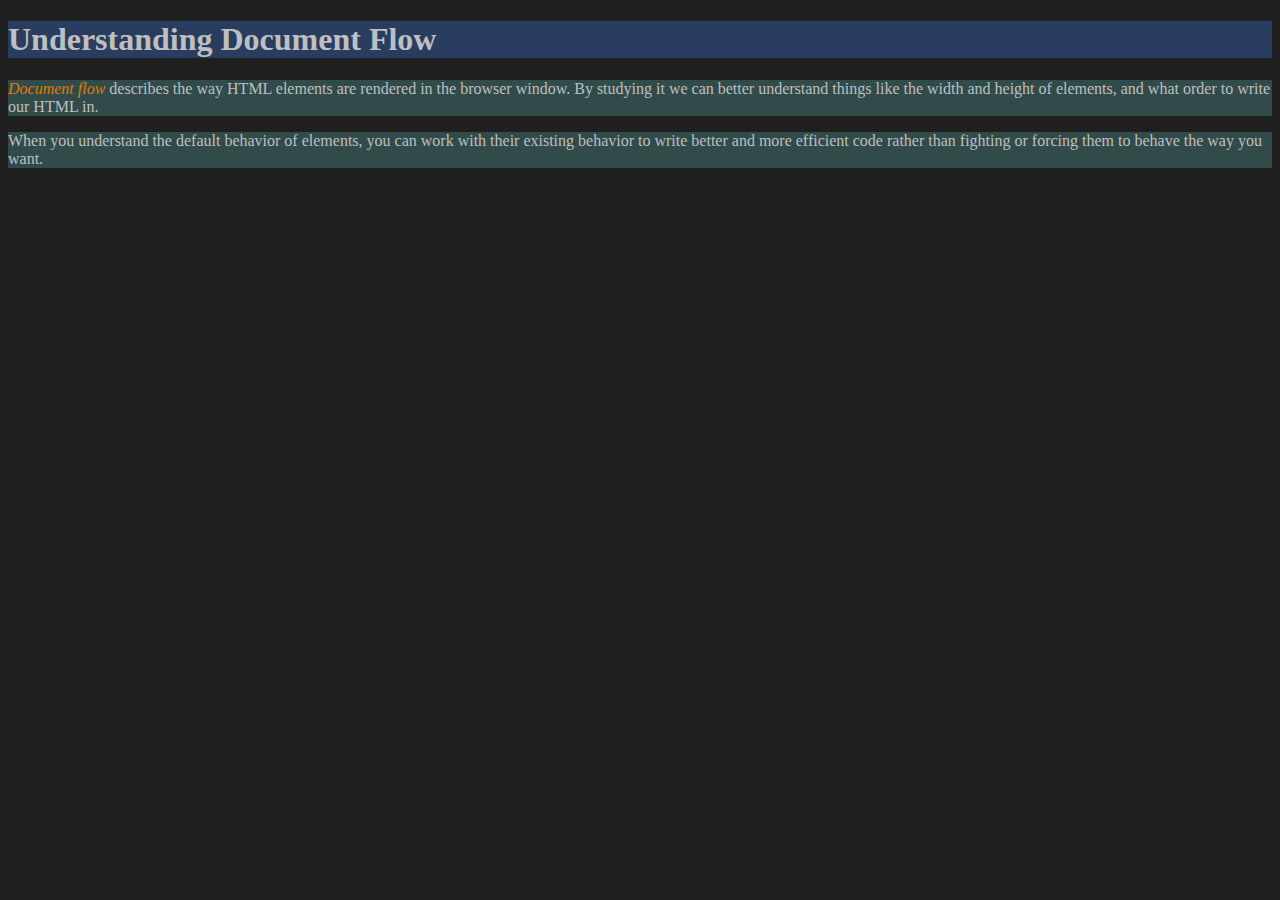
<file: HTML Document Flow/02_begin/index.html>
<!DOCTYPE html>
<html lang="en">
    <head>
        <title>HTML Document Flow</title>
        <link href="styles/main.css" rel="stylesheet" type="text/css">
        <meta charset="utf-8">
    </head>
    <body>
        <h1>Understanding Document Flow</h1>
        <p><em>Document flow</em> describes the way HTML elements are rendered in the browser window.   By studying it we can better understand things like the width and height of elements, and what order to write our HTML in. </p> <p>When you understand the default behavior of elements, you can work with their existing behavior to write better and more efficient code rather than fighting or forcing them to behave the way you want.</p>
    </body>

</html>
</file>
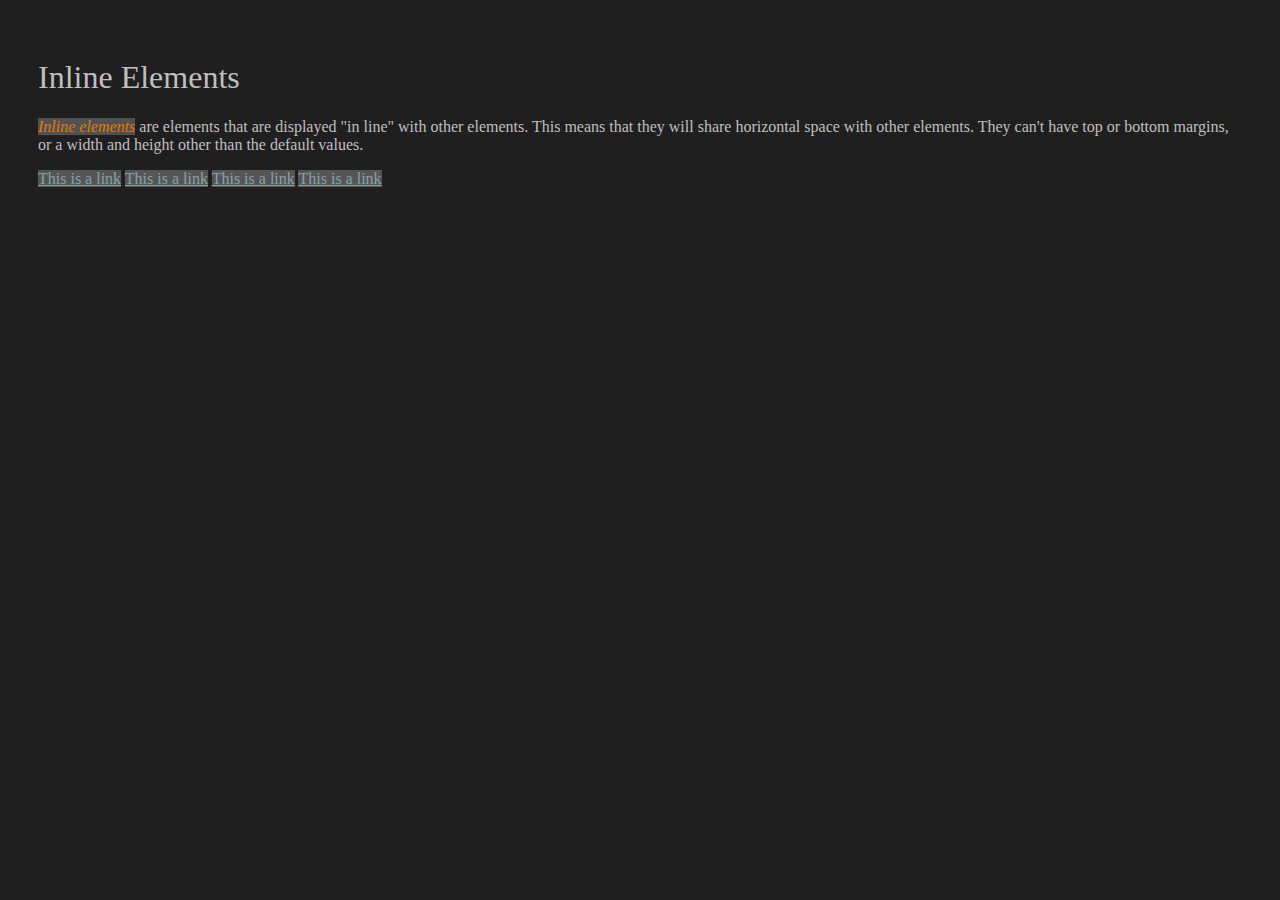
<file: HTML Document Flow/03_begin/index.html>
<!DOCTYPE html>
<html lang="en">
    <head>
        <title>CSS Positioning</title>
        <link href="styles/main.css" rel="stylesheet" type="text/css">
        <meta charset="utf-8">
    </head>
    <body>
        <h1>Inline Elements</h1>
        <p><em>Inline elements</em> are elements that are displayed "in line" with other elements. This means that they will share horizontal space with other elements. They can't have top or bottom margins, or a width and height other than the default values.  </p>
        
        <a href="#">This is a link</a>
                <a href="#">This is a link</a>
        <a href="#">This is a link</a>
        <a href="#">This is a link</a>

        
        
    </body>

</html>
</file>
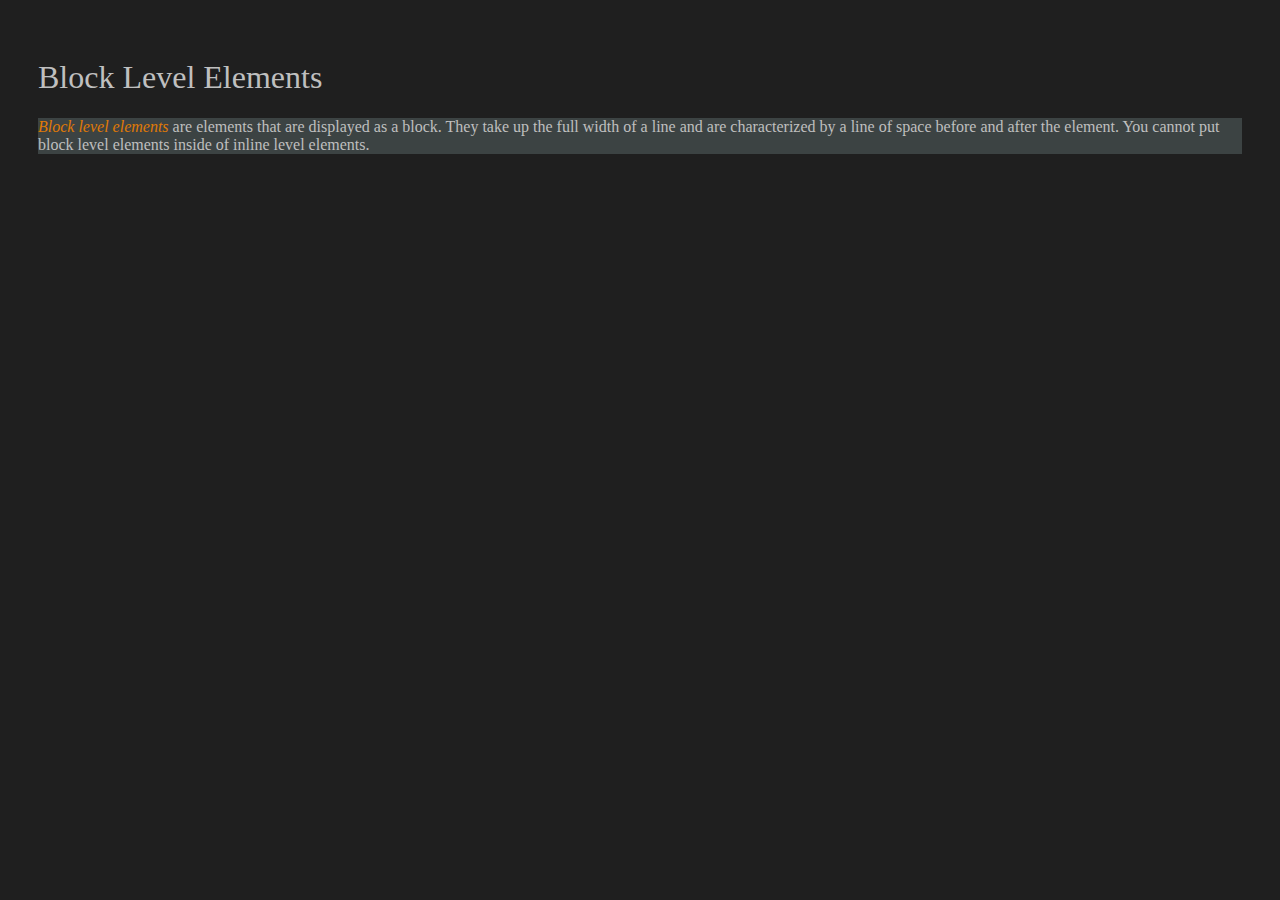
<file: HTML Document Flow/04_begin/index.html>
<!DOCTYPE html>
<html lang="en">
    <head>
        <title>CSS Positioning</title>
        <link href="styles/main.css" rel="stylesheet" type="text/css">
        <meta charset="utf-8">
    </head>
    <body>
        <h1>Block Level Elements</h1>
        <p><em>Block level elements</em> are elements that are displayed as a block. They take up the full width of a line and are characterized by a line of space before and after the element. You cannot put  block level elements inside of inline level elements.</p>
        
    </body>

</html>
</file>
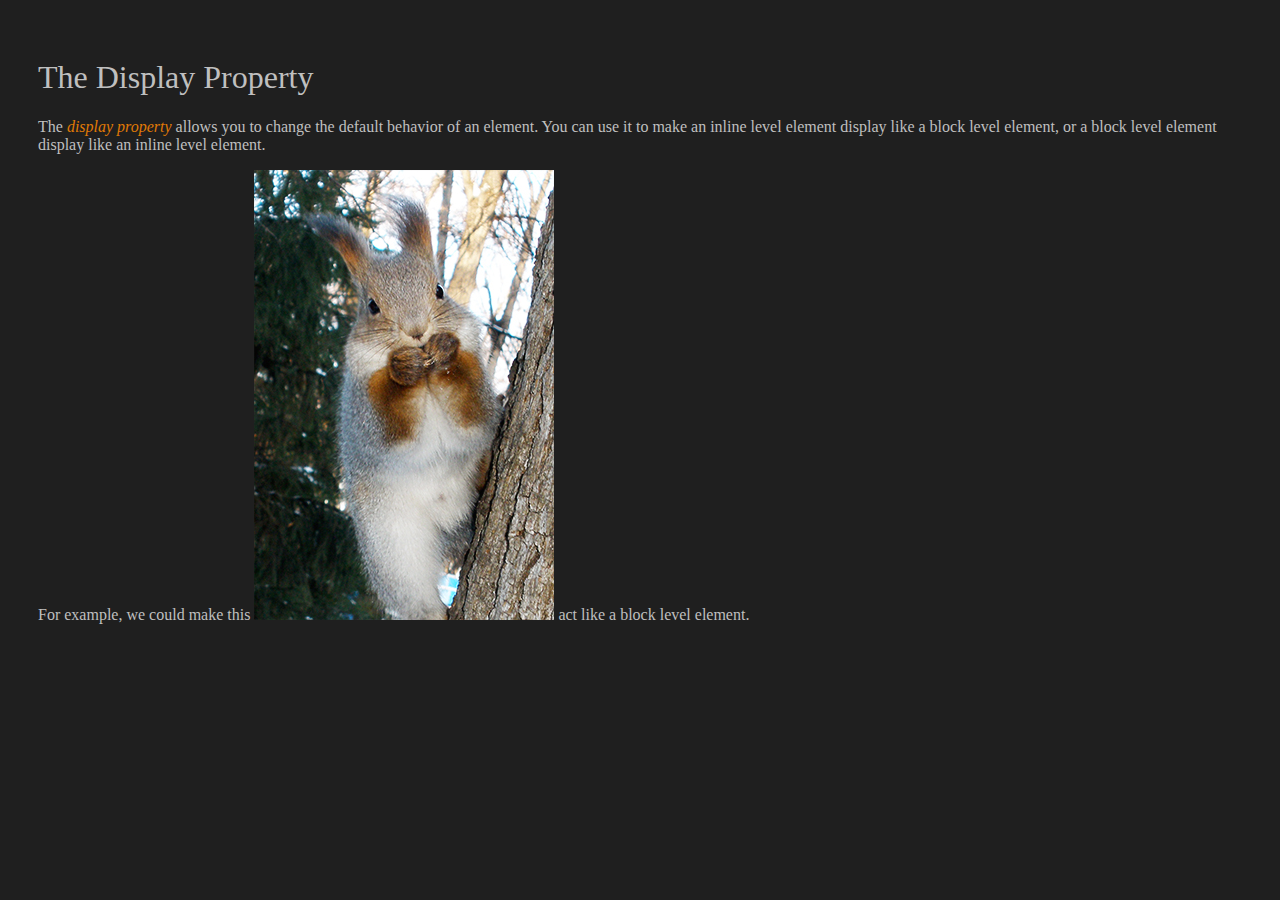
<file: HTML Document Flow/05_begin/index.html>
<!DOCTYPE html>
<html lang="en">
    <head>
        <title>CSS Positioning</title>
        <link href="styles/main.css" rel="stylesheet" type="text/css">
        <meta charset="utf-8">
    </head>
    <body>
        <h1>The Display Property</h1>
        <p>The <em>display property</em> allows you to change the default behavior of an element. You can use it to make an inline level element display like a block level element, or a block level element display like an inline level element.  </p>
        <p>For example, we could make this <img src="images/squirrel.jpg"> act like a block level element.</p>
        
    </body>

</html>
</file>
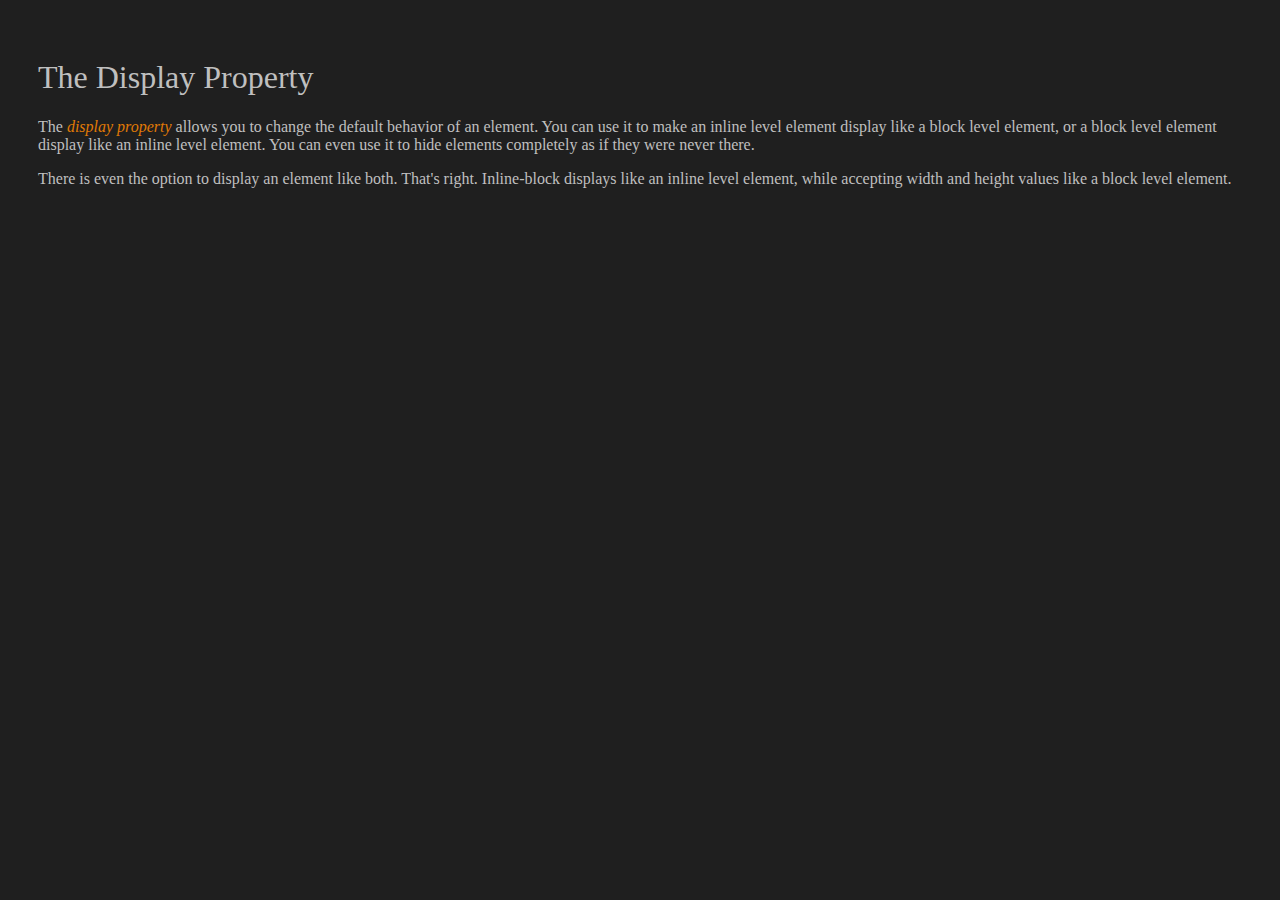
<file: HTML Document Flow/06_begin/index.html>
<!DOCTYPE html>
<html lang="en">
    <head>
        <title>CSS Positioning</title>
        <link href="styles/main.css" rel="stylesheet" type="text/css">
        <meta charset="utf-8">
    </head>
    <body>
        <h1>The Display Property</h1>
        <p>The <em>display property</em> allows you to change the default behavior of an element. You can use it to make an inline level element display like a block level element, or a block level element display like an inline level element.  You can even use it to hide elements completely as if they were never there.</p>
        
        <span>There is even the option to display an element like both.</span>
        <span>That's right.</span>
        <span>Inline-block displays like an inline level element, while accepting width and height values like a block level element.</span>
    </body>

</html>
</file>
<file: 07_begin/styles/main.css>
/*--------------------------------------------------------------------------------
                            COLOR GUIDE
    GOLD: rgb(172, 140, 71)
    WHITE: rgb(226, 226, 226)
    GREY: rgb(128,128,128)
    BLACK: rgb(15,15,15)
           rgba(15,15,15, 0.74)                         
---------------------------------------------------------------------------------*/

/*--------------------------------------------------------------------------------
                            GLOBAL STYLES
---------------------------------------------------------------------------------*/

body {
  font-size: 19px;
  font-family: "Alegreya SC", calibri, candara, "segoe UI", Optima, Arial, serif;
  color: rgb(226, 226, 226);
  background-color: rgb(15, 15, 15);
  background-image: url(../images/background.jpg);
  background-repeat: no-repeat;
  background-size: cover;
  padding: 2% 6% 6% 6%;
  /* 2% is top , 6% right, 6% bottom, 6% left*/
}

@media screen and (min-width: 750px) {
  body {
    font-size: 1.4em;
  }
}

.container {
  background: rgb(15, 15, 15);
  /* IE8 */
  background: rgba(15, 15, 15, 0.74);
  padding: 30px;
}

h1,
h2,
h3 {
  font-family: "Alegreya SC", Garamond, "Bakserville Old Face",
    "Times New Roman", serif;
  font-weight: normal;
}

h1 {
  font-size: 3.3684em;
  line-height: 1.2656em;
  margin-top: 0.4219em;
  margin-bottom: 0;
  color: rgb(172, 140, 71);
}

h2 {
  font-size: 1.5em;
  line-height: 1.2558em;
  margin: 0.4219em auto 0.42219em auto;
}

h3 {
  font-size: 1.5263em;
  font-weight: normal;
  line-height: 1.8621em;
  margin-bottom: 0;
}

p {
  font-size: 1em;
  line-height: 1.4211em;
  margin-top: 1.4211em;
  margin-bottom: 0;
  font-weight: lighter;
  max-width: 700px;
}

img {
  width: 100%;
}

a:link {
  color: rgb(172, 140, 71);
}

a:visited {
  color: rgb(100, 81, 41);
}

a:hover {
  color: rgb(224, 182, 90);
}

a:active {
  color: rgb(252, 217, 142);
}

.button {
  background-color: rgb(172, 140, 71);
  border-radius: 8px;
  max-width: 250px;
}

.button a {
  color: rgb(226, 226, 226);
  text-decoration: none;
  font-style: normal;
  text-transform: uppercase;
  text-align: center;
  display: block;
  padding: 10px 0;
}

.button a:hover {
  background-color: rgb(119, 97, 48);
  border-radius: 8px;
}

.featured-info h3 {
  border-bottom: 1px solid rgb(128, 128, 128);
}

.featured-info p {
  font-style: italic;
}

.featured-info ul {
  list-style: none;
  padding-left: 0;
}

@media screen and (min-width: 1050px) {
  .featured-info {
    float: left;
    width: 30%;
    margin-left: 3%;
  }
}

/* media query for 1050px */

.gallery {
  margin-top: 30px;
}

.gallery img {
  width: 500px;
}

@media screen and (min-width: 600px) {
  .gallery {
    width: 446px;
    margin-left: auto;
    margin-right: auto;
  }

  .gallery img {
    max-width: 220px;
  }
}

/* media query for 600px */

@media screen and (min-width: 1050px) {
  .gallery {
    width: 567px;
    margin-left: auto;
    margin-right: auto;
  }

  .gallery img {
    max-width: 280px;
  }
}

/* media query for 1050px */

@media screen and (min-width: 750px) {
  .landing {
    text-align: center;
  }

  .landing p {
    margin-left: auto;
    margin-right: auto;
  }
}

/* media query for 750px */

/*--------------------------------------------------------------------------------
                            LOGO STYLES
---------------------------------------------------------------------------------*/
.logo {
  display: block;
  margin: 0 auto;
  width: 150px;
}

.logo img {
  width: 150px;
}

/*--------------------------------------------------------------------------------
                            MAIN NAVIGATION STYLES
---------------------------------------------------------------------------------*/
.main-navigation ul {
  padding-left: 0;
}

.main-navigation li {
  list-style: none;
  text-align: center;
  margin: 20px 0;
}

.main-navigation a {
  display: block;
  padding: 15px 10px;
  text-decoration: none;
  text-transform: uppercase;
  background: rgba(67, 67, 67, 0.17);
  color: rgb(180, 180, 180);
}

.main-navigation a:visited {
  color: rgb(106, 106, 106);
}

.main-navigation a:hover {
  color: rgb(255, 255, 255);
  transition: 0.5s color;
  background: rgba(62, 61, 61, 0.51);
}

.main-navigation a:active {
  color: rgb(172, 140, 71);
}

@media screen and (min-width: 750px) {
  .main-navigation {
    min-height: 100px;
    border-top: 1px solid rgb(36, 36, 36);
    border-bottom: 1px solid rgb(36, 36, 36);
  }

  .main-navigation ul {
    max-width: 950px;
    margin: 0 auto;
  }

  .main-navigation li {
    float: left;
    margin-left: 20px;
    width: 28%;
  }

  .main-navigation a {
    background: none;
  }

  .main-navigation a:hover {
    background: none;
  }
}

/* media query for 750px */

@media screen and (min-width: 880px) {
  .main-navigation ul {
    position: relative;
    right: -30px;
  }
}

/* media query for 880px */

/*--------------------------------------------------------------------------------
                            MENU PAGE STYLES
---------------------------------------------------------------------------------*/
.menu-page .featured-info ul {
  font-style: italic;
}

.menu-page .featured-info {
  float: none;
  text-align: center;
  max-width: 400px;
  margin-left: auto;
  margin-right: auto;
}

/*--------------------------------------------------------------------------------
                            LOCATION & HOURS PAGE STYLES
---------------------------------------------------------------------------------*/

@media screen and (min-width: 1050px) {
  .location-page .featured-info {
    float: none;
    width: 100%;
  }

  .location-page .landing {
    float: left;
    text-align: left;
    width: 56%;
  }

  .location-page p {
    margin-left: 0;
    margin-right: 0;
  }

  .location-page .sidebar {
    float: right;
    width: 30%;
  }
}

/*--------------------------------------------------------------------------------
                            GLOBAL FOOTER STYLES
---------------------------------------------------------------------------------*/
footer {
  padding: 10px 0;
  clear: both;
}

footer h4 {
  text-transform: uppercase;
}

footer p {
  margin: 0;
}
</file>
<file: BestPeople/styles/main.css>
body {
  font-family: "Roboto", sans-serif;
}

.container {
  width: 1860px;
  height: 2500px;
  margin-left: 20px;
}

p.first-parag {
  text-align: center;
  color: #c7c7c7;
  padding-top: 20px;
}

h1 {
  text-align: center;
  color: #1d1d1d;
  line-height: 0.5px;
  font-size: 40px;
}

.box-wrapper {
  background-color: white;
  width: 1150px;
  height: 580px;
  padding-top: 50px;
  text-align: center;
  margin: 0 auto;
}

.box {
  background-color: white;
  width: 360px;
  float: left;
  box-shadow: -2px 2px 7px 4px rgba(119, 114, 103, 0.17);
  margin-left: 15px;
  margin-top: 30px;
  padding-left: 5px;
  text-align: center;
  height: 540px;
}

.img {
  margin-top: 30px;
  width: 175px;
  margin: 0 auto;
  padding-top: 50px;
}

.warehouse h2 {
  color: #ffb73f;
}

h2 {
  color: #32ce98;
  font-weight: bold;
  font-size: 20px;
}

.box-wrapper h1 {
  text-align: center;
  color: #1d1d1d;
  margin-top: -5px;
  font-size: 40px;
  margin-top: 50px;
  margin-bottom: 45px;
}

p {
  text-align: center;
  color: #8e8e8e;
}

img.green-arrow {
  width: 35px;
  padding-top: 65px;
  float: right;
  margin-right: 25px;
}

.bottom-site {
  background-color: #32ce98;
  width: 1240px;
  height: 110px;
  margin-top: -90px;
  margin-left: 320px;
}
</file>
<file: OsvaldoGross/styles/main.css>
body {
  font-family: "Signika", sans-serif;
}

.main-photo {
  width: 70%;
}
</file>
<file: Project1B/styles/main.css>
body {
  font-family: "Montserrat", sans-serif;
}

.hero {
  height: 100%;
  padding: 160px;
  background-image: rgb(118, 103, 238);
  background: linear-gradient(
    76deg,
    rgba(118, 103, 238, 0.639093137254902) 4%,
    rgba(52, 42, 129, 1) 55%
  );

  margin: 50px 20px 0 20px;
}

.hero .logo {
  width: 210px;
  margin: 0 auto;
  padding: 0;
}

.content {
  background-color: #f8f9fb;
  display: inline-block;
  width: 1863px;
  margin-right: 20px;
  margin-left: 20px;
  margin-bottom: 50px;
}

.art-content {
  color: white;
  text-align: center;
  margin-top: -95px;
  padding: 0;
}

.art-content img {
  width: 100%;
}

h1 {
  padding-top: 55px;
  width: 820px;
  margin: 0 auto;
}

.knowledge {
  width: 320px;
}

p {
  margin-top: 20px;
  margin-bottom: 20px;
  text-align: center;
}

.buttons {
  display: inline-block;
  margin-left: 20px;
  margin-right: 20px;
  padding-top: 20px;
}

.buttons .button-blue,
.buttons .button-pink {
  display: inline-block;
  border-radius: 5px;
  padding: 1rem 2rem;
  margin: 0;
  text-decoration: none;
  background: rgb(101, 84, 251);
  background: linear-gradient(
    140deg,
    rgba(101, 84, 251, 1) 0%,
    rgba(129, 115, 252, 1) 58%
  );
  color: #ffffff;
  font-family: sans-serif;
  font-size: 1rem;
  cursor: pointer;
  text-align: center;
}

.buttons .button-pink {
  background: rgb(255, 80, 123);
  background: linear-gradient(
    140deg,
    rgba(255, 80, 123, 1) 2%,
    rgba(255, 120, 163, 1) 54%
  );
}

.circle {
  border-radius: 50%;
  background: #6554fb;
  background: linear-gradient(
    16deg,
    rgba(101, 84, 251, 1) 2%,
    rgba(129, 115, 252, 0.6587009803921569) 57%
  );
  width: 110px;
  height: 110px;
  margin: 0 auto;
  margin-top: 20px;
}

.box-wrapper {
  background-color: #f8f9fb;
  width: 1010px;
  height: 850px;
  margin: 0 auto;
  padding-top: 30px;
}

.box {
  background-color: white;
  width: 300px;
  box-shadow: -2px 2px 7px 4px rgba(119, 114, 103, 0.17);
  margin-left: 15px;
  display: inline-block;
  margin-top: 30px;
  padding-left: 5px;
}

.box-fire,
.box-doc,
.box-laptop,
.box-refresh,
.box-speaker,
.box-heart {
  cursor: pointer;
}

h2 {
  text-align: center;
  font-weight: bolder;
}

.box .icon-fire {
  margin-top: 22px;
  padding-left: 24px;
  width: 60%;
}

.box .icon-doc {
  margin-top: 23px;
  padding-left: 25px;
  width: 60%;
}

.box .icon-heart {
  margin-top: 26px;
  padding-left: 22px;
  width: 60%;
}

.box .icon-laptop {
  margin-top: 20px;
  padding-left: 23px;
  width: 60%;
}

.box .icon-refresh {
  margin-top: 23px;
  padding-left: 23px;
  width: 60%;
}

.box .icon-speaker {
  margin-top: 30px;
  padding-left: 25px;
  width: 60%;
}
</file>
<file: ProjectPluralSight/styles/main.css>
body {
  font-family: "Montserrat";
}

.container {
  height: 1080px;
  background-color: #181818;
}
.main-navigation {
  background: #181818;
  width: 100%;
  height: 65px;
  padding-top: 6px;
  border-bottom: 1px solid rgba(255, 255, 255, 0.15);
}

.logo-nav {
  width: 105px;
  float: left;
  padding-top: 15px;
  margin-left: 30px;
}

.logo img {
  height: 30px;
}

.logo span {
  font-size: 20px;
  float: right;
  margin-top: 5px;
  font-weight: bold;
  color: white;
}

a {
  text-decoration: none;
}

.icon {
  float: left;
  width: 60px;
  text-align: center;
  margin-left: 10px;
  padding-top: 7.5px;
}

.icon img {
  width: 25px;
  padding-bottom: 6px;
}

.icon span {
  display: block;
  font-weight: bold;
  color: white;
  font-size: 9px;
}

.vertical-line {
  border-left: 1px solid #ccc;
  width: 10px;
  float: left;
  height: 45px;
  margin-top: 4px;
  margin-left: 20px;
}

.search-box {
  width: 1143px;
  float: left;
}

.search-bar {
  border-radius: 2.5px;
  background-color: #404040;
  width: 1140px;
  display: inline-block;
  height: 40px;
  margin-top: 8px;
  margin-left: 10px;
  border: none;
  outline: none;
}

.notification img {
  width: 20px;
  margin-top: 8px;
}

.grid img {
  width: 20px;
  margin-top: 8px;
  margin-right: 20px;
}

.circle-login {
  border-radius: 50%;
  background-color: #9a171b;
  width: 32px;
  height: 32px;
  float: left;
  margin-top: 8px;
}

p {
  padding-left: 5px;
  margin-top: 8px;
  color: white;
  font-size: 12px;
  font-weight: bold;
}

.hero {
  padding-top: 20px;
  background-color: #65316b;
  height: 130px;
  box-shadow: inset 13px 20px 11px -18px rgba(0, 0, 0, 0.75);
  margin-left: 140px;
  margin-right: 140px;
}
.circle-hero {
  border-radius: 50%;
  background-color: #9a171b;
  width: 90px;
  height: 90px;
  float: left;
  margin-left: 55px;
  margin-top: 7.5px;
}

.circle-hero p {
  padding-left: 15px;
  margin-top: 28px;
  color: white;
  font-size: 32px;
}

h1 {
  color: white;
  padding-left: 160px;
  font-size: 20px;
  padding-top: 15px;
  font-weight: bold;
}

.hero h1 {
  margin-bottom: -10px;
}

h2 {
  color: white;
  padding-left: 160px;
  font-size: 15px;
  font-weight: lighter;
}
</file>
<file: ProjectService/styles/main.css>
/*----------------------------------------------
                    COLOR GUIDE

    HOT PINK : RGB 238 124 115
    DARK GREY: RGB 132 132 132
-----------------------------------------------*/

body {
  font-size: 19px;
  font-family: "Source Sans Pro", sans-serif;
}

.container {
  width: 1050px;
  padding-top: 20px;
  padding-left: 20px;
}

.main-navigation a {
  color: rgb(132, 132, 132);
  text-decoration: none;
  text-transform: uppercase;
  font-size: small;
  font-weight: bold;
  margin-left: 20px;
  letter-spacing: 1.5px;
}

.nav {
  width: 1050px;
  list-style: none;
}

.main-content {
  background-color: rgb(238, 124, 115);
}

.box-row {
  display: flex;
}

.box {
  text-align: center;
  padding-top: 20px;
  padding-bottom: 50px;
  margin-left: 150px;
}

.box ul {
  padding: 0;
}

.box li {
  list-style: none;
  text-align: center;
  line-height: 10px;
}

.box a {
  font-size: 12px;
  text-decoration: none;
  color: #ffffff;
  font-weight: lighter;
}

.box img {
  width: 150px;
}

.icon-header {
  width: 30px;
  float: right;
  padding-right: 80px;
}

h1 {
  text-transform: uppercase;
  color: #ffffff;
  text-align: center;
  padding-top: 100px;
  letter-spacing: 3px;
}

p {
  color: #ffffff;
  text-align: center;
  font-size: 15px;
}

h2 {
  color: #ffffff;
  text-transform: uppercase;
  font-size: 15px;
  line-height: 1.4211em;
  margin-top: 1.4211em;
  margin-bottom: 0em;
  letter-spacing: 2px;
}
</file>
<file: HTML Document Flow/02_begin/styles/main.css>
body {
    background-color: rgb(31, 31, 31);
    color: rgb(191, 191, 191);
}

h1, h2, h3, h4, h5, h6 { 
    background: rgba(50, 96, 168, 0.47);
}

em {
    color: rgb(224, 122, 5);
}

p {
    background: rgba(73, 129, 129, 0.46);   
}

a {
    color: rgb(118, 167, 125); 
    background: rgba(20, 79, 149, 0.46);
}
</file>
<file: HTML Document Flow/03_begin/styles/main.css>
body {
    background-color: rgb(31, 31, 31);
    color: rgb(191, 191, 191);
    padding: 30px;
}

h1 {
    font-weight: normal;   
}

em {
    color: rgb(224, 122, 5);   
    background: rgba(224, 224, 224, 0.26);
}

a {
    color: rgb(137, 161, 163);
    background: rgba(198, 197, 197, 0.33);
}
</file>
<file: HTML Document Flow/04_begin/styles/main.css>
body {
    background-color: #1f1f1f;
    color: #bfbfbf;
    padding: 30px;
}

h1, h2, h3, h4, h5, h6 {
    font-weight: normal;   
}

em {
    color: #e07a05;   
}

a {
    color: #89a1a3;
}

p {
    background-color: rgba(137, 161, 163, 0.28);   
}
</file>
<file: HTML Document Flow/05_begin/styles/main.css>
body {
    background-color: #1f1f1f;
    color: #bfbfbf;
    padding: 30px;
}

h1, h2, h3, h4, h5, h6 {
    font-weight: normal;   
}

em {
    color: #e07a05;
}

img {

}
</file>
<file: HTML Document Flow/06_begin/styles/main.css>
body {
    background-color: rgb(31, 31, 31);
    color: rgb(191, 191, 191);
    padding: 30px;
}

h1, h2, h3, h4, h5, h6 {
    font-weight: normal;   
}

em {
    color: rgb(224, 122, 5);
}
</file>
<file: CuttingProject/startbootstrap-agency/css/agency.css>
/*!
 * Start Bootstrap - Agency v5.2.2 (https://startbootstrap.com/template-overviews/agency)
 * Copyright 2013-2019 Start Bootstrap
 * Licensed under MIT (https://github.com/BlackrockDigital/startbootstrap-agency/blob/master/LICENSE)
 */

body {
  overflow-x: hidden;
  font-family: "Roboto Slab", -apple-system, BlinkMacSystemFont, "Segoe UI",
    Roboto, "Helvetica Neue", Arial, sans-serif, "Apple Color Emoji",
    "Segoe UI Emoji", "Segoe UI Symbol", "Noto Color Emoji";
}

p {
  line-height: 1.75;
}

a {
  color: #5436fe;
}

a:hover {
  color: #12d14b;
}

.text-primary {
  color: #fed136 !important;
}

h1,
h2,
h3,
h4,
h5,
h6 {
  font-weight: 700;
  font-family: "Montserrat", -apple-system, BlinkMacSystemFont, "Segoe UI",
    Roboto, "Helvetica Neue", Arial, sans-serif, "Apple Color Emoji",
    "Segoe UI Emoji", "Segoe UI Symbol", "Noto Color Emoji";
}

.page-section {
  padding: 100px 0;
}

.page-section h2.section-heading {
  font-size: 40px;
  margin-top: 0;
  margin-bottom: 15px;
}

.page-section h3.section-subheading {
  font-size: 16px;
  font-weight: 400;
  font-style: italic;
  margin-bottom: 75px;
  text-transform: none;
  font-family: "Droid Serif", -apple-system, BlinkMacSystemFont, "Segoe UI",
    Roboto, "Helvetica Neue", Arial, sans-serif, "Apple Color Emoji",
    "Segoe UI Emoji", "Segoe UI Symbol", "Noto Color Emoji";
}

@media (min-width: 768px) {
  section {
    padding: 150px 0;
  }
}

::-moz-selection {
  background: #fed136;
  text-shadow: none;
}

::selection {
  background: #fed136;
  text-shadow: none;
}

img::-moz-selection {
  background: transparent;
}

img::selection {
  background: transparent;
}

img::-moz-selection {
  background: transparent;
}

.btn {
  font-family: "Montserrat", -apple-system, BlinkMacSystemFont, "Segoe UI",
    Roboto, "Helvetica Neue", Arial, sans-serif, "Apple Color Emoji",
    "Segoe UI Emoji", "Segoe UI Symbol", "Noto Color Emoji";
  font-weight: 700px;
}

.btn-xl {
  font-size: 18px;
  padding: 20px 40px;
}

.btn-primary {
  background-color: #fed136;
  border-color: #fed136;
}

.btn-primary:active,
.btn-primary:focus,
.btn-primary:hover {
  background-color: #fec810 !important;
  border-color: #fec810 !important;
  color: white;
}

.btn-primary:active,
.btn-primary:focus {
  box-shadow: 0 0 0 0.2rem rgba(254, 209, 55, 0.5) !important;
}

#mainNav {
  background-color: #212529;
}

#mainNav .navbar-toggler {
  font-size: 12px;
  right: 0;
  padding: 13px;
  text-transform: uppercase;
  color: white;
  border: 0;
  background-color: #030450;
  font-family: "Montserrat", -apple-system, BlinkMacSystemFont, "Segoe UI",
    Roboto, "Helvetica Neue", Arial, sans-serif, "Apple Color Emoji",
    "Segoe UI Emoji", "Segoe UI Symbol", "Noto Color Emoji";
}

#mainNav .navbar-brand {
  color: #fe36f4;
  font-family: "Kaushan Script", -apple-system, BlinkMacSystemFont, "Segoe UI",
    Roboto, "Helvetica Neue", Arial, sans-serif, "Apple Color Emoji",
    "Segoe UI Emoji", "Segoe UI Symbol", "Noto Color Emoji";
}

#mainNav .navbar-brand.active,
#mainNav .navbar-brand:active,
#mainNav .navbar-brand:focus,
#mainNav .navbar-brand:hover {
  color: #fec503;
}

#mainNav .navbar-nav .nav-item .nav-link {
  font-size: 90%;
  font-weight: 400;
  padding: 0.75em 0;
  letter-spacing: 1px;
  color: white;
  font-family: "Montserrat", -apple-system, BlinkMacSystemFont, "Segoe UI",
    Roboto, "Helvetica Neue", Arial, sans-serif, "Apple Color Emoji",
    "Segoe UI Emoji", "Segoe UI Symbol", "Noto Color Emoji";
}

#mainNav .navbar-nav .nav-item .nav-link.active,
#mainNav .navbar-nav .nav-item .nav-link:hover {
  color: #fed136;
}

@media (min-width: 992px) {
  #mainNav {
    padding-top: 25px;
    padding-bottom: 25px;
    transition: padding-top 0.3s, padding-bottom 0.3s;
    border: none;
    background-color: transparent;
  }
  #mainNav .navbar-brand {
    font-size: 1.75em;
    transition: all 0.3s;
  }
  #mainNav .navbar-nav .nav-item .nav-link {
    padding: 1.1em 1em !important;
  }
  #mainNav.navbar-shrink {
    padding-top: 0;
    padding-bottom: 0;
    background-color: #212529;
  }
  #mainNav.navbar-shrink .navbar-brand {
    font-size: 1.25em;
    padding: 12px 0;
  }
}

header.masthead {
  text-align: center;
  color: white;
  background-image: url("../img/header-bg.jpg");
  background-repeat: no-repeat;
  background-attachment: scroll;
  background-position: center center;
  background-size: cover;
}

header.masthead .intro-text {
  padding-top: 150px;
  padding-bottom: 100px;
}

header.masthead .intro-text .intro-lead-in {
  font-size: 22px;
  font-style: italic;
  line-height: 22px;
  margin-bottom: 25px;
  font-family: "Droid Serif", -apple-system, BlinkMacSystemFont, "Segoe UI",
    Roboto, "Helvetica Neue", Arial, sans-serif, "Apple Color Emoji",
    "Segoe UI Emoji", "Segoe UI Symbol", "Noto Color Emoji";
}

header.masthead .intro-text .intro-heading {
  font-size: 50px;
  font-weight: 700;
  line-height: 50px;
  margin-bottom: 25px;
  font-family: "Montserrat", -apple-system, BlinkMacSystemFont, "Segoe UI",
    Roboto, "Helvetica Neue", Arial, sans-serif, "Apple Color Emoji",
    "Segoe UI Emoji", "Segoe UI Symbol", "Noto Color Emoji";
}

@media (min-width: 768px) {
  header.masthead .intro-text {
    padding-top: 300px;
    padding-bottom: 200px;
  }
  header.masthead .intro-text .intro-lead-in {
    font-size: 40px;
    font-style: italic;
    line-height: 40px;
    margin-bottom: 25px;
    font-family: "Droid Serif", -apple-system, BlinkMacSystemFont, "Segoe UI",
      Roboto, "Helvetica Neue", Arial, sans-serif, "Apple Color Emoji",
      "Segoe UI Emoji", "Segoe UI Symbol", "Noto Color Emoji";
  }
  header.masthead .intro-text .intro-heading {
    font-size: 75px;
    font-weight: 700;
    line-height: 75px;
    margin-bottom: 50px;
    font-family: "Montserrat", -apple-system, BlinkMacSystemFont, "Segoe UI",
      Roboto, "Helvetica Neue", Arial, sans-serif, "Apple Color Emoji",
      "Segoe UI Emoji", "Segoe UI Symbol", "Noto Color Emoji";
  }
}

.service-heading {
  margin: 15px 0;
  text-transform: none;
}

#portfolio .portfolio-item {
  right: 0;
  margin: 0 0 15px;
}

#portfolio .portfolio-item .portfolio-link {
  position: relative;
  display: block;
  max-width: 400px;
  margin: 0 auto;
  cursor: pointer;
}

#portfolio .portfolio-item .portfolio-link .portfolio-hover {
  position: absolute;
  width: 100%;
  height: 100%;
  transition: all ease 0.5s;
  opacity: 0;
  background: rgba(254, 209, 54, 0.9);
}

#portfolio .portfolio-item .portfolio-link .portfolio-hover:hover {
  opacity: 1;
}

#portfolio
  .portfolio-item
  .portfolio-link
  .portfolio-hover
  .portfolio-hover-content {
  font-size: 20px;
  position: absolute;
  top: 50%;
  width: 100%;
  height: 20px;
  margin-top: -12px;
  text-align: center;
  color: white;
}

#portfolio
  .portfolio-item
  .portfolio-link
  .portfolio-hover
  .portfolio-hover-content
  i {
  margin-top: -12px;
}

#portfolio
  .portfolio-item
  .portfolio-link
  .portfolio-hover
  .portfolio-hover-content
  h3,
#portfolio
  .portfolio-item
  .portfolio-link
  .portfolio-hover
  .portfolio-hover-content
  h4 {
  margin: 0;
}

#portfolio .portfolio-item .portfolio-caption {
  max-width: 400px;
  margin: 0 auto;
  padding: 25px;
  text-align: center;
  background-color: #fff;
}

#portfolio .portfolio-item .portfolio-caption h4 {
  margin: 0;
  text-transform: none;
}

#portfolio .portfolio-item .portfolio-caption p {
  font-size: 16px;
  font-style: italic;
  margin: 0;
  font-family: "Droid Serif", -apple-system, BlinkMacSystemFont, "Segoe UI",
    Roboto, "Helvetica Neue", Arial, sans-serif, "Apple Color Emoji",
    "Segoe UI Emoji", "Segoe UI Symbol", "Noto Color Emoji";
}

#portfolio * {
  z-index: 2;
}

@media (min-width: 767px) {
  #portfolio .portfolio-item {
    margin: 0 0 30px;
  }
}

.portfolio-modal .modal-dialog {
  margin: 1rem;
  max-width: 100vw;
}

.portfolio-modal .modal-content {
  padding: 100px 0;
  text-align: center;
}

.portfolio-modal .modal-content h2 {
  font-size: 3em;
  margin-bottom: 15px;
}

.portfolio-modal .modal-content p {
  margin-bottom: 30px;
}

.portfolio-modal .modal-content p.item-intro {
  font-size: 16px;
  font-style: italic;
  margin: 20px 0 30px;
  font-family: "Droid Serif", -apple-system, BlinkMacSystemFont, "Segoe UI",
    Roboto, "Helvetica Neue", Arial, sans-serif, "Apple Color Emoji",
    "Segoe UI Emoji", "Segoe UI Symbol", "Noto Color Emoji";
}

.portfolio-modal .modal-content ul.list-inline {
  margin-top: 0;
  margin-bottom: 30px;
}

.portfolio-modal .modal-content img {
  margin-bottom: 30px;
}

.portfolio-modal .modal-content button {
  cursor: pointer;
}

.portfolio-modal .close-modal {
  position: absolute;
  top: 25px;
  right: 25px;
  width: 75px;
  height: 75px;
  cursor: pointer;
  background-color: transparent;
}

.portfolio-modal .close-modal:hover {
  opacity: 0.3;
}

.portfolio-modal .close-modal .lr {
  /* Safari and Chrome */
  z-index: 1051;
  width: 1px;
  height: 75px;
  margin-left: 35px;
  /* IE 9 */
  transform: rotate(45deg);
  background-color: #212529;
}

.portfolio-modal .close-modal .lr .rl {
  /* Safari and Chrome */
  z-index: 1052;
  width: 1px;
  height: 75px;
  /* IE 9 */
  transform: rotate(90deg);
  background-color: #212529;
}

.timeline {
  position: relative;
  padding: 0;
  list-style: none;
}

.timeline:before {
  position: absolute;
  top: 0;
  bottom: 0;
  left: 40px;
  width: 2px;
  margin-left: -1.5px;
  content: "";
  background-color: #e9ecef;
}

.timeline > li {
  position: relative;
  min-height: 50px;
  margin-bottom: 50px;
}

.timeline > li:after,
.timeline > li:before {
  display: table;
  content: " ";
}

.timeline > li:after {
  clear: both;
}

.timeline > li .timeline-panel {
  position: relative;
  float: right;
  width: 100%;
  padding: 0 20px 0 100px;
  text-align: left;
}

.timeline > li .timeline-panel:before {
  right: auto;
  left: -15px;
  border-right-width: 15px;
  border-left-width: 0;
}

.timeline > li .timeline-panel:after {
  right: auto;
  left: -14px;
  border-right-width: 14px;
  border-left-width: 0;
}

.timeline > li .timeline-image {
  position: absolute;
  z-index: 100;
  left: 0;
  width: 80px;
  height: 80px;
  margin-left: 0;
  text-align: center;
  color: white;
  border: 7px solid #e9ecef;
  border-radius: 100%;
  background-color: #fed136;
}

.timeline > li .timeline-image h4 {
  font-size: 10px;
  line-height: 14px;
  margin-top: 12px;
}

.timeline > li.timeline-inverted > .timeline-panel {
  float: right;
  padding: 0 20px 0 100px;
  text-align: left;
}

.timeline > li.timeline-inverted > .timeline-panel:before {
  right: auto;
  left: -15px;
  border-right-width: 15px;
  border-left-width: 0;
}

.timeline > li.timeline-inverted > .timeline-panel:after {
  right: auto;
  left: -14px;
  border-right-width: 14px;
  border-left-width: 0;
}

.timeline > li:last-child {
  margin-bottom: 0;
}

.timeline .timeline-heading h4 {
  margin-top: 0;
  color: inherit;
}

.timeline .timeline-heading h4.subheading {
  text-transform: none;
}

.timeline .timeline-body > ul,
.timeline .timeline-body > p {
  margin-bottom: 0;
}

@media (min-width: 768px) {
  .timeline:before {
    left: 50%;
  }
  .timeline > li {
    min-height: 100px;
    margin-bottom: 100px;
  }
  .timeline > li .timeline-panel {
    float: left;
    width: 41%;
    padding: 0 20px 20px 30px;
    text-align: right;
  }
  .timeline > li .timeline-image {
    left: 50%;
    width: 100px;
    height: 100px;
    margin-left: -50px;
  }
  .timeline > li .timeline-image h4 {
    font-size: 13px;
    line-height: 18px;
    margin-top: 16px;
  }
  .timeline > li.timeline-inverted > .timeline-panel {
    float: right;
    padding: 0 30px 20px 20px;
    text-align: left;
  }
}

@media (min-width: 992px) {
  .timeline > li {
    min-height: 150px;
  }
  .timeline > li .timeline-panel {
    padding: 0 20px 20px;
  }
  .timeline > li .timeline-image {
    width: 150px;
    height: 150px;
    margin-left: -75px;
  }
  .timeline > li .timeline-image h4 {
    font-size: 18px;
    line-height: 26px;
    margin-top: 30px;
  }
  .timeline > li.timeline-inverted > .timeline-panel {
    padding: 0 20px 20px;
  }
}

@media (min-width: 1200px) {
  .timeline > li {
    min-height: 170px;
  }
  .timeline > li .timeline-panel {
    padding: 0 20px 20px 100px;
  }
  .timeline > li .timeline-image {
    width: 170px;
    height: 170px;
    margin-left: -85px;
  }
  .timeline > li .timeline-image h4 {
    margin-top: 40px;
  }
  .timeline > li.timeline-inverted > .timeline-panel {
    padding: 0 100px 20px 20px;
  }
}

.team-member {
  margin-bottom: 50px;
  text-align: center;
}

.team-member img {
  width: 225px;
  height: 225px;
  border: 7px solid rgba(0, 0, 0, 0.1);
}

.team-member h4 {
  margin-top: 25px;
  margin-bottom: 0;
  text-transform: none;
}

.team-member p {
  margin-top: 0;
}

section#contact {
  background-color: #212529;
  background-image: url("../img/map-image.png");
  background-repeat: no-repeat;
  background-position: center;
}

section#contact .section-heading {
  color: #fff;
}

section#contact .form-group {
  margin-bottom: 25px;
}

section#contact .form-group input,
section#contact .form-group textarea {
  padding: 20px;
}

section#contact .form-group input.form-control {
  height: auto;
}

section#contact .form-group textarea.form-control {
  height: 248px;
}

section#contact .form-control:focus {
  border-color: #fed136;
  box-shadow: none;
}

section#contact ::-webkit-input-placeholder {
  font-weight: 700;
  color: #ced4da;
  font-family: "Montserrat", -apple-system, BlinkMacSystemFont, "Segoe UI",
    Roboto, "Helvetica Neue", Arial, sans-serif, "Apple Color Emoji",
    "Segoe UI Emoji", "Segoe UI Symbol", "Noto Color Emoji";
}

section#contact :-moz-placeholder {
  font-weight: 700;
  color: #ced4da;
  font-family: "Montserrat", -apple-system, BlinkMacSystemFont, "Segoe UI",
    Roboto, "Helvetica Neue", Arial, sans-serif, "Apple Color Emoji",
    "Segoe UI Emoji", "Segoe UI Symbol", "Noto Color Emoji";
}

section#contact ::-moz-placeholder {
  font-weight: 700;
  color: #ced4da;
  font-family: "Montserrat", -apple-system, BlinkMacSystemFont, "Segoe UI",
    Roboto, "Helvetica Neue", Arial, sans-serif, "Apple Color Emoji",
    "Segoe UI Emoji", "Segoe UI Symbol", "Noto Color Emoji";
}

section#contact :-ms-input-placeholder {
  font-weight: 700;
  color: #ced4da;
  font-family: "Montserrat", -apple-system, BlinkMacSystemFont, "Segoe UI",
    Roboto, "Helvetica Neue", Arial, sans-serif, "Apple Color Emoji",
    "Segoe UI Emoji", "Segoe UI Symbol", "Noto Color Emoji";
}

.footer {
  padding: 25px 0;
  text-align: center;
}

.footer span.copyright {
  font-size: 90%;
  line-height: 40px;
  text-transform: none;
  font-family: "Montserrat", -apple-system, BlinkMacSystemFont, "Segoe UI",
    Roboto, "Helvetica Neue", Arial, sans-serif, "Apple Color Emoji",
    "Segoe UI Emoji", "Segoe UI Symbol", "Noto Color Emoji";
}

.footer ul.quicklinks {
  font-size: 90%;
  line-height: 40px;
  margin-bottom: 0;
  text-transform: none;
  font-family: "Montserrat", -apple-system, BlinkMacSystemFont, "Segoe UI",
    Roboto, "Helvetica Neue", Arial, sans-serif, "Apple Color Emoji",
    "Segoe UI Emoji", "Segoe UI Symbol", "Noto Color Emoji";
}

ul.social-buttons {
  margin-bottom: 0;
}

ul.social-buttons li a {
  font-size: 20px;
  line-height: 50px;
  display: block;
  width: 50px;
  height: 50px;
  transition: all 0.3s;
  color: white;
  border-radius: 100%;
  outline: none;
  background-color: #212529;
}

ul.social-buttons li a:active,
ul.social-buttons li a:focus,
ul.social-buttons li a:hover {
  background-color: #fed136;
}
</file>
